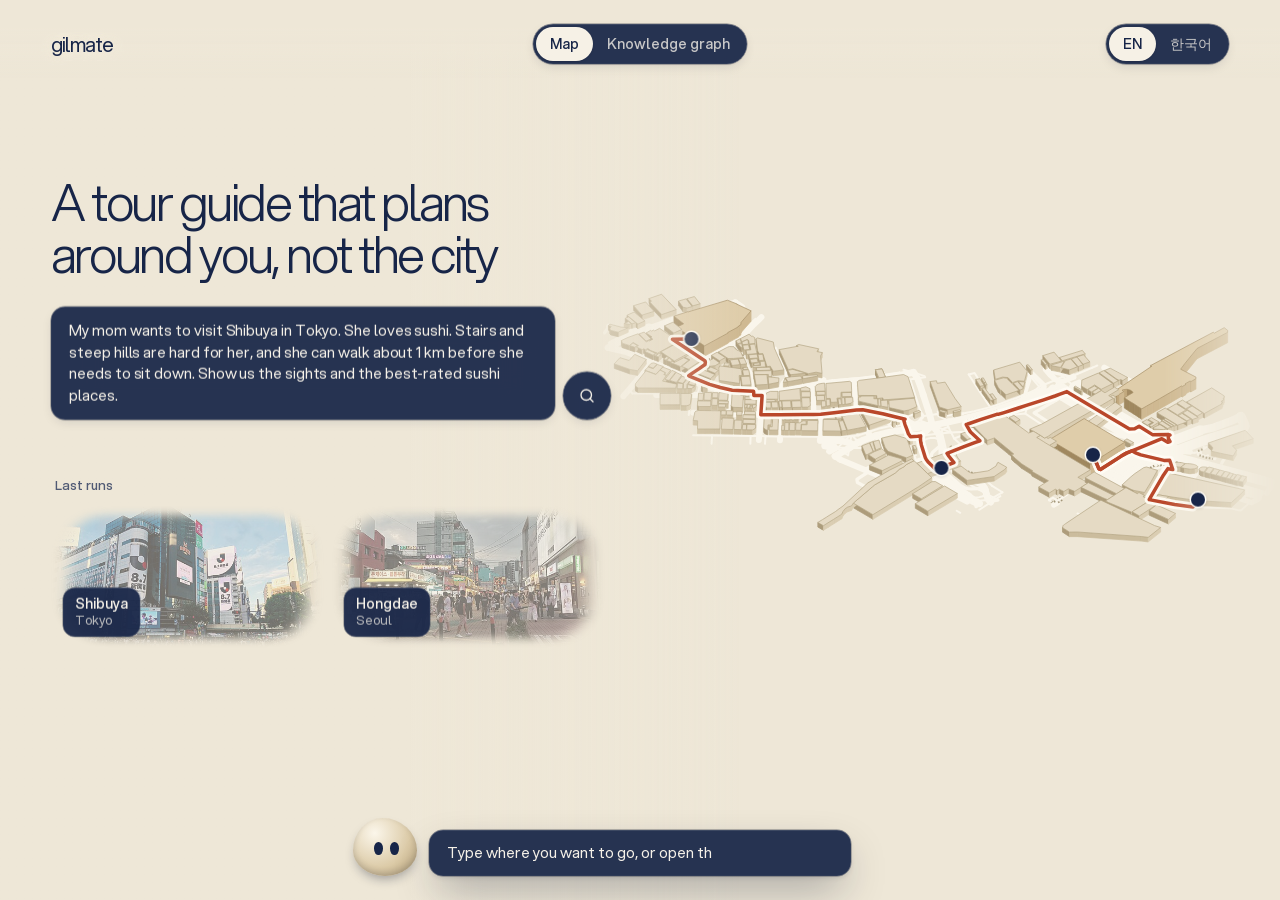
<file: index.html>
<!doctype html>
<html lang="en">
<head>
  <meta charset="utf-8">
  <meta name="viewport" content="width=device-width, initial-scale=1, viewport-fit=cover">
  <meta name="theme-color" content="#eee7d7">
  <title>Gilmate · Shibuya</title>
  <link rel="icon" href="data:,">
  <link rel="preload" href="fonts/AspektaVF.woff2" as="font" type="font/woff2" crossorigin>
  <link rel="stylesheet" href="styles/tokens.css">
  <link rel="stylesheet" href="styles/ui.css">
  <link rel="stylesheet" href="styles/views.css">
  <link rel="stylesheet" href="styles/map.css">
  <link rel="stylesheet" href="styles/know.css">
</head>
<body>
  <div class="stage" id="stage" data-view="plan" data-step="landing">
    <!-- The map fills the screen behind everything. It stays empty when there is no map data. -->
    <div class="stage-map" id="map"></div>

    <header class="bar">
      <!-- The wordmark starts over -->
      <button type="button" class="wordmark" id="start-over" aria-label="Gilmate: start over">gilmate</button>
      <nav class="seg" id="view-tabs" aria-label="View">
        <button type="button" class="seg-item" data-go="map" aria-pressed="true" data-t="Map">Map</button>
        <button type="button" class="seg-item" data-go="know" aria-pressed="false" id="know-open" data-t="Knowledge graph">Knowledge graph</button>
      </nav>
      <div class="bar-tools">
        <!-- Today's weather for the area being visited. Not pressed; empty until a forecast was read. -->
        <p class="weather-mark" id="weather" hidden></p>
        <div class="seg" id="lang" role="group" aria-label="Language">
          <button type="button" class="seg-item" data-lang="en" aria-pressed="true">EN</button>
          <button type="button" class="seg-item" data-lang="ko" aria-pressed="false" lang="ko">한국어</button>
        </div>
      </div>
    </header>

    <main class="content" id="content"></main>

  </div>

  <!-- The list of the agent's steps. Nothing on the page opens it at the moment; the data and the code that draws it stay. -->
  <dialog class="audit" id="audit" data-tone="dark" aria-labelledby="audit-title">
    <div class="audit-head">
      <h2 id="audit-title" data-t="What the agent did">What the agent did</h2>
      <button type="button" class="text-button" id="audit-close" data-t="Close">Close</button>
    </div>
    <div class="audit-body" id="audit-body"></div>
  </dialog>

  <!-- "Knowledge graph": what Gilmate knows about her. The tab in the top bar opens it. -->
  <dialog class="know" id="know" aria-labelledby="know-title">
    <div class="know-head">
      <h2 id="know-title" data-t="What Gilmate knows about you">What Gilmate knows about you</h2>
      <button type="button" class="pill-button" id="know-close" data-t="Close">Close</button>
    </div>
    <div class="know-body" id="know-body"></div>
    <div class="know-side" id="know-side"></div>
  </dialog>

  <noscript><p class="plain-note">This page needs JavaScript to show the map.</p></noscript>
  <script type="module" src="js/main.js"></script>
</body>
</html>
</file>
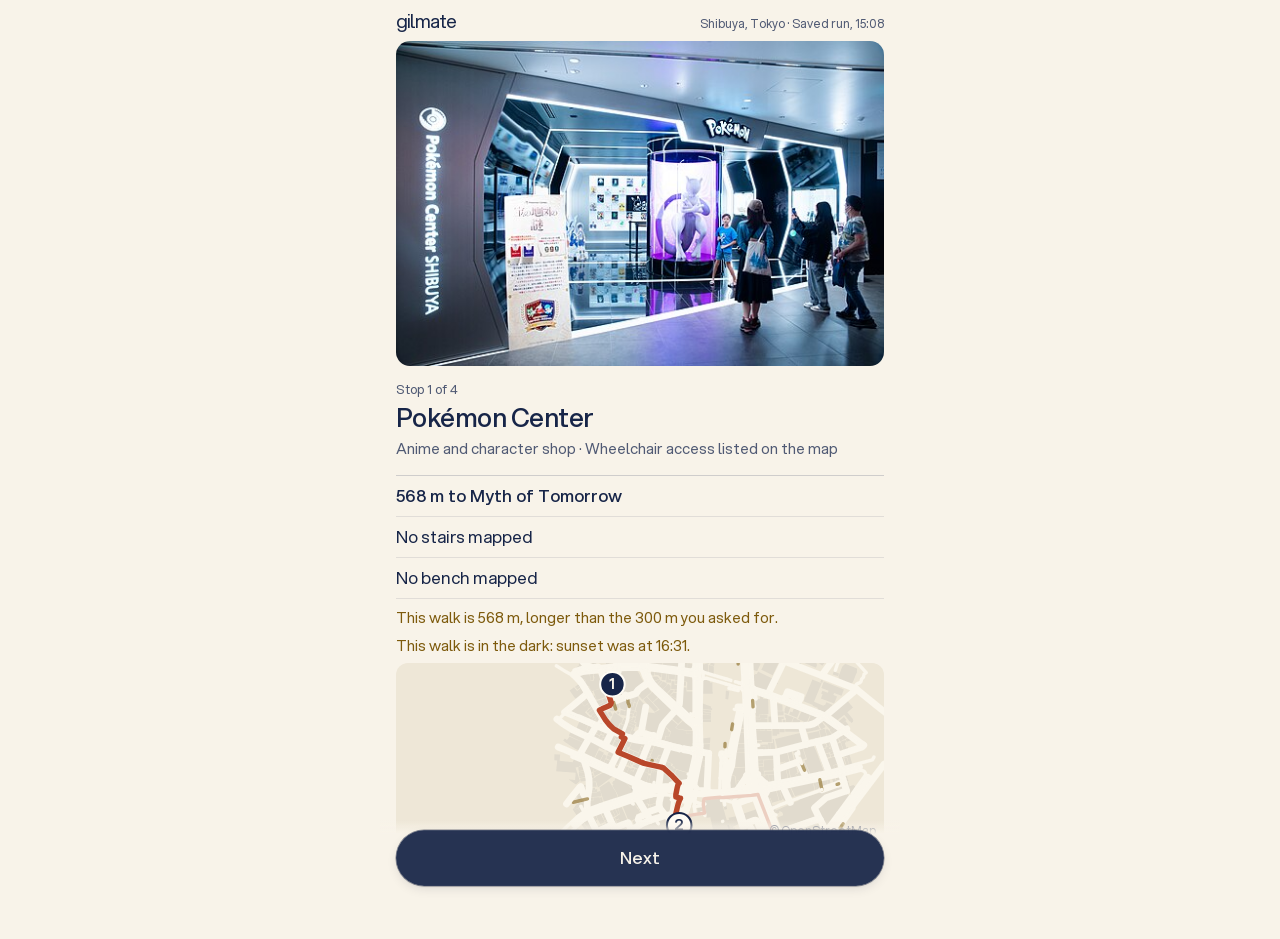
<file: walk.html>
<!doctype html>
<html lang="en">
<head>
  <meta charset="utf-8">
  <meta name="viewport" content="width=device-width, initial-scale=1, viewport-fit=cover">
  <meta name="theme-color" content="#f6f7f7">
  <title>Gilmate · your route</title>
  <link rel="icon" href="data:,">
  <link rel="preload" href="fonts/AspektaVF.woff2" as="font" type="font/woff2" crossorigin>
  <link rel="stylesheet" href="styles/tokens.css">
  <link rel="stylesheet" href="styles/walk.css">
</head>
<body class="walk">
  <!-- The walk on a phone: one stop at a time. The route is in the link, after the "#" (js/walk/link.js). -->
  <div id="walk"></div>
  <noscript><p class="walk-plain">This page needs JavaScript to show your route.</p></noscript>
  <script type="module" src="js/walk/main.js"></script>
</body>
</html>
</file>
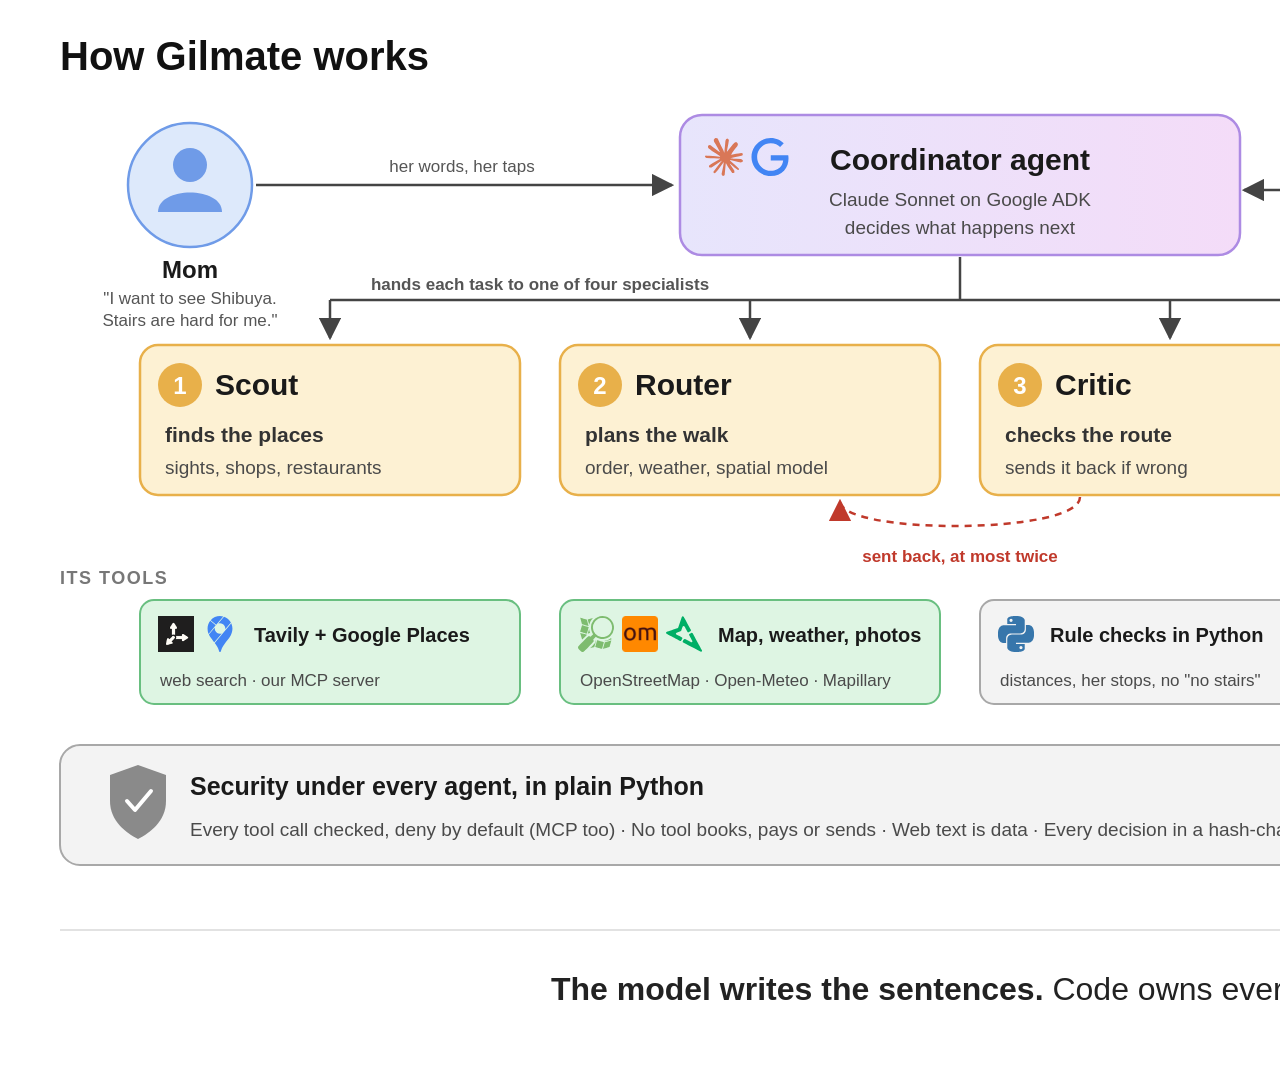
<file: img/architecture.html>
<!doctype html><html><head><meta charset="utf-8"><title>How Gilmate works</title><style>
html,body{margin:0;background:#fff} svg{display:block;font-family:-apple-system,"Helvetica Neue",Arial,sans-serif}
.t{font-size:40px;font-weight:700;fill:#111}.h{font-weight:600;fill:#1a1a1a}.s{font-size:19px;fill:#4a4a4a}.lab{font-size:17px;fill:#555}.sec{font-size:18px;font-weight:600;fill:#777;letter-spacing:1.5px}
</style></head><body><svg width="1920" height="1080" viewBox="0 0 1920 1080" xmlns="http://www.w3.org/2000/svg"><defs>
<marker id="ar" viewBox="0 0 10 10" refX="9" refY="5" markerWidth="9" markerHeight="9" orient="auto-start-reverse"><path d="M0,0 L10,5 L0,10 z" fill="#444"/></marker>
<marker id="arr" viewBox="0 0 10 10" refX="9" refY="5" markerWidth="9" markerHeight="9" orient="auto-start-reverse"><path d="M0,0 L10,5 L0,10 z" fill="#c0392b"/></marker>
<linearGradient id="vio" x1="0" x2="1"><stop offset="0" stop-color="#e7e5fc"/><stop offset="1" stop-color="#f4dcf8"/></linearGradient></defs>
<text x="60" y="70" text-anchor="start" class="t" style="">How Gilmate works</text>
<circle cx="190" cy="185" r="62" fill="#dde9fb" stroke="#6f9be8" stroke-width="2.5"/><circle cx="190" cy="165" r="17" fill="#6f9be8"/><path d="M158,212 C158,186 222,186 222,212 Z" fill="#6f9be8"/>
<text x="190" y="278" text-anchor="middle" class="h" style="font-size:24px">Mom</text>
<text x="190" y="304" text-anchor="middle" class="lab" style="">"I want to see Shibuya.</text>
<text x="190" y="326" text-anchor="middle" class="lab" style="">Stairs are hard for me."</text>
<line x1="256" y1="185" x2="672" y2="185" stroke="#444" stroke-width="2.5" marker-end="url(#ar)"/>
<text x="462" y="172" text-anchor="middle" class="lab" style="">her words, her taps</text>
<rect x="680" y="115" width="560" height="140" rx="22" fill="url(#vio)" stroke="#ad8be3" stroke-width="2.5"/>
<image href="[data-uri]" x="705" y="138" width="38" height="38"/><image href="[data-uri]" x="751" y="138" width="38" height="38"/>
<text x="960" y="170" text-anchor="middle" class="h" style="font-size:30px">Coordinator agent</text>
<text x="960" y="206" text-anchor="middle" class="s" style="">Claude Sonnet on Google ADK</text>
<text x="960" y="234" text-anchor="middle" class="s" style="">decides what happens next</text>
<path d="M1460,140 L1460,250 A180,26 0 0 0 1820,250 L1820,140" fill="#fff" stroke="#6f9be8" stroke-width="2.5"/><ellipse cx="1640" cy="140" rx="180" ry="26" fill="#dde9fb" stroke="#6f9be8" stroke-width="2.5"/>
<text x="1640" y="205" text-anchor="middle" class="h" style="font-size:25px">Knowledge graph</text>
<text x="1640" y="237" text-anchor="middle" class="s" style="">everything she tells it</text>
<text x="1640" y="264" text-anchor="middle" class="s" style="">she can delete any fact</text>
<line x1="1244" y1="190" x2="1452" y2="190" stroke="#444" stroke-width="2.5" marker-start="url(#ar)" marker-end="url(#ar)"/>
<text x="1348" y="178" text-anchor="middle" class="lab" style="">remembers her</text>
<g stroke="#444" stroke-width="2.5" fill="none"><line x1="960" y1="257" x2="960" y2="300"/><line x1="330" y1="300" x2="1590" y2="300"/>
<line x1="330" y1="300" x2="330" y2="338" marker-end="url(#ar)"/>
<line x1="750" y1="300" x2="750" y2="338" marker-end="url(#ar)"/>
<line x1="1170" y1="300" x2="1170" y2="338" marker-end="url(#ar)"/>
<line x1="1590" y1="300" x2="1590" y2="338" marker-end="url(#ar)"/>
</g>
<text x="540" y="290" text-anchor="middle" class="lab" style="font-weight:600">hands each task to one of four specialists</text>
<rect x="140" y="345" width="380" height="150" rx="18" fill="#fdf1d3" stroke="#e8b04a" stroke-width="2.5"/>
<circle cx="180" cy="385" r="22" fill="#e8b04a"/>
<text x="180" y="394" text-anchor="middle" class="h" style="font-size:24px;fill:#fff">1</text>
<text x="215" y="395" text-anchor="start" class="h" style="font-size:30px">Scout</text>
<text x="165" y="442" text-anchor="start" class="s" style="font-size:21px;font-weight:600;fill:#333">finds the places</text>
<text x="165" y="474" text-anchor="start" class="s" style="">sights, shops, restaurants</text>
<rect x="560" y="345" width="380" height="150" rx="18" fill="#fdf1d3" stroke="#e8b04a" stroke-width="2.5"/>
<circle cx="600" cy="385" r="22" fill="#e8b04a"/>
<text x="600" y="394" text-anchor="middle" class="h" style="font-size:24px;fill:#fff">2</text>
<text x="635" y="395" text-anchor="start" class="h" style="font-size:30px">Router</text>
<text x="585" y="442" text-anchor="start" class="s" style="font-size:21px;font-weight:600;fill:#333">plans the walk</text>
<text x="585" y="474" text-anchor="start" class="s" style="">order, weather, spatial model</text>
<rect x="980" y="345" width="380" height="150" rx="18" fill="#fdf1d3" stroke="#e8b04a" stroke-width="2.5"/>
<circle cx="1020" cy="385" r="22" fill="#e8b04a"/>
<text x="1020" y="394" text-anchor="middle" class="h" style="font-size:24px;fill:#fff">3</text>
<text x="1055" y="395" text-anchor="start" class="h" style="font-size:30px">Critic</text>
<text x="1005" y="442" text-anchor="start" class="s" style="font-size:21px;font-weight:600;fill:#333">checks the route</text>
<text x="1005" y="474" text-anchor="start" class="s" style="">sends it back if wrong</text>
<rect x="1400" y="345" width="380" height="150" rx="18" fill="#fdf1d3" stroke="#e8b04a" stroke-width="2.5"/>
<circle cx="1440" cy="385" r="22" fill="#e8b04a"/>
<text x="1440" y="394" text-anchor="middle" class="h" style="font-size:24px;fill:#fff">4</text>
<text x="1475" y="395" text-anchor="start" class="h" style="font-size:30px">Companion</text>
<text x="1425" y="442" text-anchor="start" class="s" style="font-size:21px;font-weight:600;fill:#333">answers her questions</text>
<text x="1425" y="474" text-anchor="start" class="s" style="">only from her route</text>
<path d="M1080,497 C1080,535 840,535 840,501" fill="none" stroke="#c0392b" stroke-width="2.5" stroke-dasharray="7 6" marker-end="url(#arr)"/>
<text x="960" y="562" text-anchor="middle" class="lab" style="fill:#c0392b;font-weight:600">sent back, at most twice</text>
<text x="60" y="584" text-anchor="start" class="sec" style="">ITS TOOLS</text>
<rect x="140" y="600" width="380" height="104" rx="14" fill="#def5e3" stroke="#69bf80" stroke-width="2"/>
<image href="[data-uri]" x="158" y="616" width="36" height="36"/>
<image href="[data-uri]" x="202" y="616" width="36" height="36"/>

<text x="254" y="642" text-anchor="start" class="h" style="font-size:20px">Tavily + Google Places</text>
<text x="160" y="686" text-anchor="start" class="s" style="font-size:17px">web search · our MCP server</text>
<rect x="560" y="600" width="380" height="104" rx="14" fill="#def5e3" stroke="#69bf80" stroke-width="2"/>
<image href="[data-uri]" x="578" y="616" width="36" height="36"/>
<image href="[data-uri]" x="622" y="616" width="36" height="36"/>
<image href="[data-uri]" x="666" y="616" width="36" height="36"/>

<text x="718" y="642" text-anchor="start" class="h" style="font-size:20px">Map, weather, photos</text>
<text x="580" y="686" text-anchor="start" class="s" style="font-size:17px">OpenStreetMap · Open-Meteo · Mapillary</text>
<rect x="980" y="600" width="380" height="104" rx="14" fill="#f3f3f3" stroke="#a8a8a8" stroke-width="2"/>
<image href="[data-uri]" x="998" y="616" width="36" height="36"/>

<text x="1050" y="642" text-anchor="start" class="h" style="font-size:20px">Rule checks in Python</text>
<text x="1000" y="686" text-anchor="start" class="s" style="font-size:17px">distances, her stops, no "no stairs"</text>
<rect x="1400" y="600" width="380" height="104" rx="14" fill="#f3f3f3" stroke="#a8a8a8" stroke-width="2"/>

<text x="1420" y="644" text-anchor="start" class="h" style="font-size:20px">Route facts</text>
<text x="1420" y="678" text-anchor="start" class="s" style="font-size:17px">the only tool it has</text>
<rect x="60" y="745" width="1800" height="120" rx="20" fill="#f3f3f3" stroke="#a8a8a8" stroke-width="2"/>
<path d="M110,775 L138,765 L166,775 L166,801 C166,821 150,833 138,839 C126,833 110,821 110,801 Z" fill="#8a8a8a"/><path d="M127,801 L135,810 L151,791" stroke="#fff" stroke-width="4" fill="none" stroke-linecap="round" stroke-linejoin="round"/>
<text x="190" y="795" text-anchor="start" class="h" style="font-size:25px">Security under every agent, in plain Python</text>
<text x="190" y="836" text-anchor="start" class="s" style="">Every tool call checked, deny by default (MCP too)   ·   No tool books, pays or sends   ·   Web text is data   ·   Every decision in a hash-chained log</text>
<line x1="60" y1="930" x2="1860" y2="930" stroke="#e2e2e2" stroke-width="2"/>
<text x="960" y="1000" text-anchor="middle" class="s" style="font-size:32px;fill:#222"><tspan style="font-weight:700">The model writes the sentences.</tspan>  Code owns every fact.</text></svg></body></html>
</file>
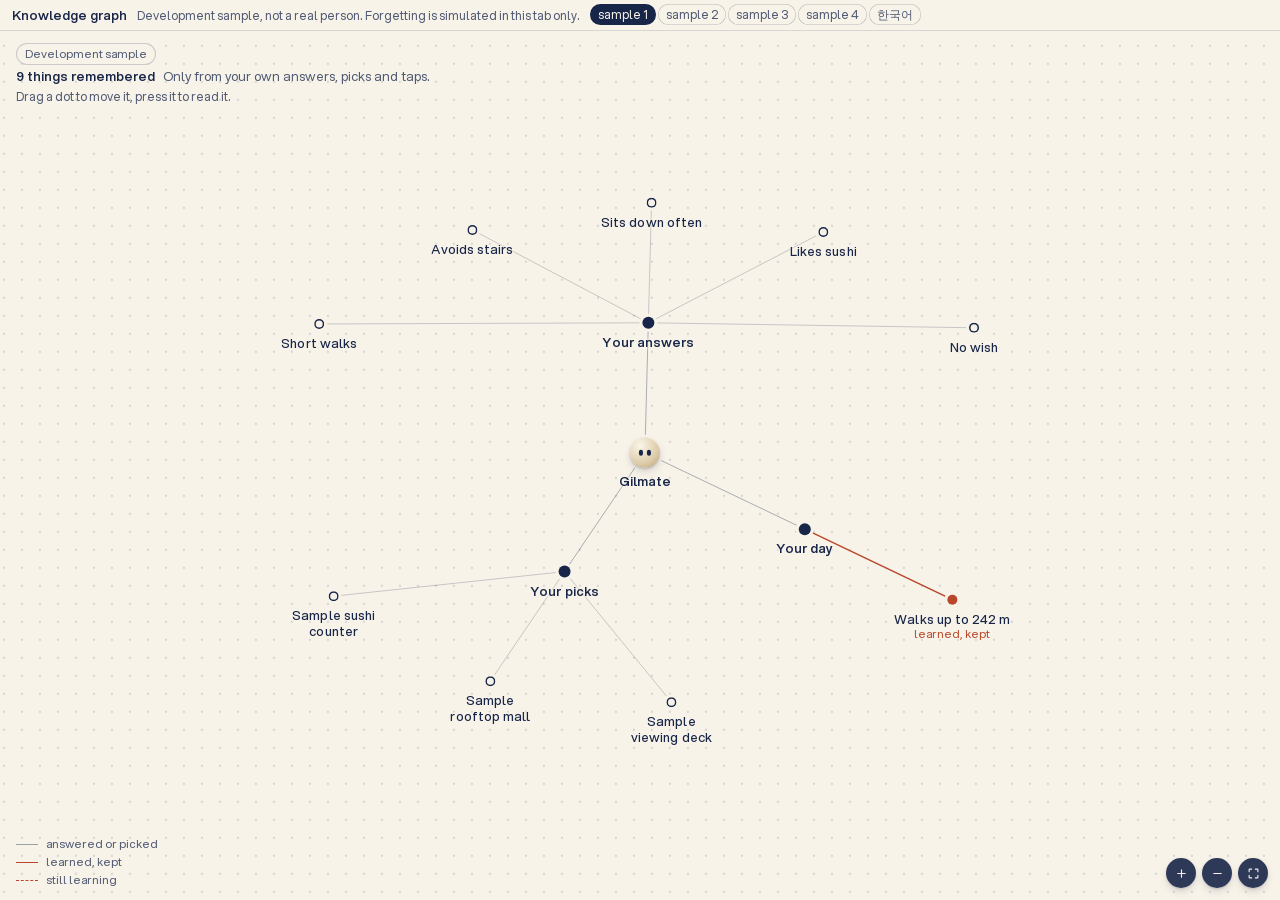
<file: frontend/dev/know-lab.html>
<!doctype html>
<html lang="en">
<head>
  <meta charset="utf-8">
  <meta name="viewport" content="width=device-width, initial-scale=1, viewport-fit=cover">
  <title>Knowledge graph · development sample</title>
  <link rel="icon" href="data:,">
  <link rel="stylesheet" href="../styles/tokens.css">
  <link rel="stylesheet" href="../styles/know.css">
  <style>
    /* The knowledge graph alone, on a development sample, for layout work and for frontend/dev/know-check.py.
       know-lab.html?dev=1 to ?dev=4 are the page's samples; &lang=ko turns it Korean.
       "Forget this" is SIMULATED here: the fact is taken out of the sample in this tab, nothing is sent anywhere. */
    * { box-sizing: border-box; margin: 0; }
    html, body { height: 100%; }
    body { display: grid; grid-template-rows: auto minmax(0, 1fr); background: var(--paper); color: var(--ink); font-size: 13px; }
    .lab-bar { display: flex; flex-wrap: wrap; align-items: center; gap: 6px 10px; padding: 6px 12px; border-bottom: 0.5px solid rgb(var(--ink-rgb) / 0.14); }
    .lab-bar b { font-weight: 550; }
    .lab-bar span { color: var(--muted); font-size: 12px; }
    .lab-bar a { padding: 2px 8px; border-radius: 999px; color: inherit; font-size: 12px; text-decoration: none; box-shadow: inset 0 0 0 0.5px rgb(var(--ink-rgb) / 0.3); }
    .lab-bar a[aria-current] { background: var(--ink); color: var(--on-dark); }
    #lab-host { position: relative; min-height: 0; display: flex; }
  </style>
</head>
<body>
  <div class="lab-bar">
    <b>Knowledge graph</b>
    <span id="lab-note">Development sample, not a real person. Forgetting is simulated in this tab only.</span>
    <span id="lab-links"></span>
  </div>
  <div id="lab-host"></div>
  <script type="module">
    import { createKnow } from "../js/know.js";
    import { readMemory, findFact, factName, localDay, LIMIT } from "../js/memory.js";
    import { setLang } from "../js/words.js";

    const params = new URLSearchParams(location.search);
    const dev = ["1", "2", "3", "4"].includes(params.get("dev")) ? params.get("dev") : "1";
    let lang = params.get("lang") === "ko" ? "ko" : "en";
    const file = dev === "1" ? "shape-sample.json" : `shape-sample-${dev}.json`;

    const links = document.getElementById("lab-links");
    for (const n of ["1", "2", "3", "4"]) {
      const a = document.createElement("a");
      a.href = `?dev=${n}${lang === "ko" ? "&lang=ko" : ""}`;
      a.textContent = `sample ${n}`;
      if (n === dev) a.setAttribute("aria-current", "true");
      links.append(a, " ");
    }
    const other = document.createElement("a");
    other.id = "lab-lang";
    other.href = `?dev=${dev}${lang === "ko" ? "" : "&lang=ko"}`;
    other.textContent = lang === "ko" ? "EN" : "한국어";
    links.append(other);

    const run = await (await fetch(file)).json();
    const app = { memory: readMemory(run), selected: null, confirm: null, busy: false, message: null };
    const today = /^\d{4}-\d{2}-\d{2}$/.test(run._today ?? "") ? run._today : localDay();

    const know = createKnow(document.getElementById("lab-host"), null, {
      select(id) { Object.assign(app, { selected: id, confirm: null, message: null }); draw(); },
      askForget(id) { app.confirm = id; draw(); },
      // Simulated: the real page sends {"step": "forget"} to the agent and draws what the agent's memory says after it.
      forget(id) {
        const fact = findFact(app.memory, id);
        if (!fact) return;
        app.memory = {
          facts: app.memory.facts.filter((row) => row.id !== id),
          feedback: fact.key === LIMIT ? app.memory.feedback.filter((row) => row.verdict !== "too_far") : app.memory.feedback,
        };
        Object.assign(app, { selected: null, confirm: null, message: { kind: "done", text: `Simulated in this sample: ${factName(fact)} is taken out.` } });
        draw();
      },
    });

    function draw() {
      setLang(lang);
      document.documentElement.lang = lang;
      know.render({
        memory: app.memory, memoryNote: "This development sample holds no memory.", today, lang, source: { kind: "dev" }, model: run.spatial_model ?? null,
        selected: app.selected, confirm: app.confirm, busy: app.busy, message: app.message, canForget: true, forgetOff: "",
      });
    }
    draw();
  </script>
</body>
</html>
</file>
<file: styles/tokens.css>
/* Parts adapted from Mercature by Glendon Chin (MIT), github.com/glendonC/mercature, src/style.css: see THIRD_PARTY.md. */
/*
  tokens.css: every colour, size and timing by name.
  Values follow Mercature by Glendon Chin (MIT), as extracted in docs/design/mercature.md.
  Type and controls are the reference's size: quiet and compact. Every pressable thing is still 44 px high.
*/
@font-face {
  font-family: Aspekta;
  src: url("../fonts/AspektaVF.woff2") format("woff2");
  font-weight: 100 900;
  font-display: swap;
}

:root {
  font-family: Aspekta, system-ui, -apple-system, "Apple SD Gothic Neo", "Noto Sans KR", sans-serif;
  font-synthesis: none;

  /*
    Colour: navy and beige, and one warm accent. The ground and the buildings are paper and sand, everything
    written or pressed is navy, and terracotta is kept for the way and for what is chosen. These colours are
    Gilmate's own; only sizes, spacing and motion further down still follow the reference named above.
    The "charcoal" in some names is kept so no other file has to change: the dark surface is navy now.
  */

  /* Channels, for the places that need their own opacity: rgb(var(--ink-rgb) / 0.3) */
  --ink-rgb: 23 37 72;
  --navy-rgb: 23 37 72;
  --shade-rgb: 14 23 46;
  --cream-rgb: 255 252 245;
  --on-dark-rgb: 246 242 233;

  /* Page neutrals */
  --paper: #f8f3e9;
  --surface: #fffcf5;
  --ink: #172548;
  --muted: #505a74;
  --ground: #eee7d7;
  --hairline: rgb(23 37 72 / 0.1);
  --hairline-strong: rgb(23 37 72 / 0.18);

  /* Meaning: terracotta is the way, ochre is a possible barrier, slate is unknown */
  --reachable: #b9472a;
  --blocked: #7d5a0c;
  --unknown: #5c6478;
  --error: #a3283a;
  /* The same three on a navy surface, and the text written there */
  --on-dark: #f6f2e9;
  --on-dark-muted: rgb(246 242 233 / 0.78);
  --on-dark-reachable: #f4a583;
  --on-dark-blocked: #e9c46a;
  --on-dark-unknown: #b8bfd0;

  /* Navy glass */
  --glass-filter: blur(24px) saturate(160%);
  --glass-charcoal: rgb(23 37 72 / 0.93);
  --glass-charcoal-edge: inset 0 0.5px 0 rgb(255 252 245 / 0.14), inset 0 0 0 0.5px rgb(255 252 245 / 0.08), 0 0 0 0.5px rgb(14 23 46 / 0.5);
  --glass-hover: rgb(40 57 100 / 0.94);
  --glass-light: rgb(251 247 238 / 0.95);
  --glass-light-edge: inset 0 0.5px 0 rgb(255 252 245 / 0.9), 0 0 0 0.5px rgb(23 37 72 / 0.14);
  --panel-dark: #1a2950;
  --chip: #f6f1e6;
  --chip-hover: #fffcf5;
  --scrim: rgb(14 23 46 / 0.34);
  --shadow-float: 0 1px 2px rgb(14 23 46 / 0.07), 0 4px 12px -2px rgb(14 23 46 / 0.12);
  --shadow-panel-dark: 0 2px 6px -2px rgb(14 23 46 / 0.22), 0 18px 44px -10px rgb(14 23 46 / 0.44);
  --shadow-lift: 0 2px 4px rgb(14 23 46 / 0.1), 0 8px 18px -4px rgb(14 23 46 / 0.22);

  /* The map: streets a shade lighter than the ground, blocks in sand, the places to visit a tone apart */
  --map-ground: var(--ground);
  --map-way: #faf6ec;
  --map-steps: #a39679;
  --map-roof: #e5dac4;
  --map-roof-edge: #b5a686;
  --map-wall: #cbbc9d;
  --map-wall-lit: #dacdb2;
  --map-wall-shade: #ad9c7b;
  --map-landmark-roof: #dfcdaa;
  --map-landmark-edge: #a69068;
  --map-landmark-wall: #c0a67c;
  --map-landmark-wall-lit: #cfb992;
  --map-landmark-wall-shade: #a0885f;
  --route: var(--reachable);
  --route-halo: rgb(255 252 245 / 0.94);
  --route-unknown: var(--unknown);
  --mark: var(--ink);
  --mark-ring: #fffcf5;
  --mark-glow: rgb(255 252 245 / 0.82);
  --mark-quiet: var(--muted);
  --bench: #3f5286;
  /* The small signs inside a navy label: steps, a long walk, a bench, nothing known, a walk */
  --tag-neutral: #aab1c4;
  --tag-steps: #a9bcf5;
  --tag-long: var(--on-dark-blocked);
  --tag-bench: #dcc9a1;
  --tag-unknown: #c5cbd9;
  --tag-leg: var(--on-dark-reachable);
  /* The guide: a small sand pebble */
  --guide-light: #fbf6ea;
  --guide-mid: #dccba8;
  --guide-deep: #b59f76;

  /* What keeps words readable when they lie on the map */
  --halo: 0 0 2px var(--ground), 0 0 6px var(--ground), 0 0 12px var(--ground);

  /* Type: 16 px reading size, labels 13 px */
  --font-xs: 13px;
  --font-s: 15px;
  --font-m: 16px;
  --font-l: 17px;
  --font-xl: 22px;
  --leading-tight: 1.2;
  --leading: 1.4;
  --leading-read: 1.5;

  --radius-s: 8px;
  --radius-m: 12px;
  --radius-panel: 14px;
  --radius-pill: 999px;
  --tap: 44px;
  --main-button: 44px;
  --choice-height: 40px;
  --hair-width: 1px;

  /* Motion: a strong ease-out, everything under 300 ms, a press answers at once */
  --ease-out: cubic-bezier(0.23, 1, 0.32, 1);
  --ease-in-out: cubic-bezier(0.77, 0, 0.175, 1);
  --hover-time: 120ms;
  --press-time: 140ms;
  --press-scale: 0.97;
  --lift: -1px;
  --motion-panel: 220ms;
  --stagger: 40ms;

  /* Light surface */
  --ui-ink: var(--ink);
  --ui-muted: var(--muted);
  --ui-hair: var(--hairline);
  --ui-hair-strong: var(--hairline-strong);
  --ui-hover: rgb(23 37 72 / 0.06);
  --ui-fill: rgb(255 252 245 / 0.62);
  --ui-focus: var(--ink);
}

/* A navy surface flips everything inside it */
[data-tone="dark"] {
  --ui-ink: var(--on-dark);
  --ui-muted: var(--on-dark-muted);
  --ui-hair: rgb(255 252 245 / 0.13);
  --ui-hair-strong: rgb(255 252 245 / 0.24);
  --ui-hover: rgb(255 252 245 / 0.08);
  --ui-fill: rgb(255 252 245 / 0.08);
  --ui-focus: #fffcf5;
  --reachable: var(--on-dark-reachable);
  --blocked: var(--on-dark-blocked);
  --unknown: var(--on-dark-unknown);
  color: var(--ui-ink);
}

@media (min-resolution: 2dppx) {
  :root { --hair-width: 0.5px; }
}

@media (prefers-reduced-motion: reduce) {
  :root { --hover-time: 0ms; --press-time: 0ms; --press-scale: 1; --lift: 0px; --motion-panel: 0ms; --stagger: 0ms; }
}
</file>
<file: styles/ui.css>
/* Parts adapted from Mercature by Glendon Chin (MIT), github.com/glendonC/mercature, src/ui/chat.css, src/ui/interact.css, src/ui/Chat.tsx (the talking guide), src/guide/guide.css: see THIRD_PARTY.md. */
/*
  ui.css: the shared parts. Navy glass over a beige map; the shapes and sizes follow Mercature, the colours
  are this project's tokens. Very little chrome, one type family, thin hairlines. Controls are compact; every
  pressable thing is at least 44 px high (a small control gets the rest of its height from its padding box).
  Motion: a surface answers the pointer by brightening and lifting a little, and a press scales the surface
  and never the words; hover effects only where there is a real pointer; less motion when she asks for less.
*/
*, *::before, *::after { box-sizing: border-box; }

html { -webkit-text-size-adjust: 100%; }

body {
  margin: 0;
  background: var(--ground);
  color: var(--ink);
  font-size: var(--font-m);
  line-height: var(--leading-read);
  overflow: hidden;
}

h1, h2, h3, p, ol, ul, dl, dd, blockquote, figure { margin: 0; padding: 0; }
ol, ul { list-style: none; }
button, input, textarea { font: inherit; color: inherit; }
button { margin: 0; padding: 0; border: 0; background: none; cursor: pointer; -webkit-tap-highlight-color: transparent; }
button:disabled { cursor: not-allowed; }
a { color: inherit; text-underline-offset: 3px; }
[hidden] { display: none !important; }

:focus-visible { outline: 2px solid var(--ui-focus); outline-offset: 2px; }

/* The guide's size: 64 px beside 15 px words, 52 px on a phone */
:root { --companion: 64px; }
@media (max-width: 699px) { :root { --companion: 52px; } }

.sr-only { position: absolute; width: 1px; height: 1px; overflow: hidden; clip-path: inset(50%); white-space: nowrap; }

/* ---- Top bar: the wordmark, the Knowledge graph tab and the language. No solid bar: the ground fades out under it ---- */
.bar {
  position: fixed;
  z-index: 8;
  inset: 0 0 auto;
  display: flex;
  align-items: center;
  gap: 8px;
  min-height: 64px;
  padding: calc(8px + env(safe-area-inset-top, 0px)) calc(12px + env(safe-area-inset-right, 0px)) 12px calc(20px + env(safe-area-inset-left, 0px));
  background: linear-gradient(var(--ground) 35%, transparent);
  pointer-events: none;
}
.bar > * { pointer-events: auto; }
.bar > .wordmark { flex: none; min-height: 44px; margin-right: auto; padding: 0 6px 0 0; font-size: 20px; font-weight: 400; letter-spacing: -0.05em; line-height: 1.15; color: var(--ink); text-shadow: var(--halo); border-radius: 8px; transition: transform var(--press-time) var(--ease-out); }
.bar > .wordmark:active { transform: scale(var(--press-scale)); }
.bar > .wordmark:focus-visible { outline-color: var(--ink); }
.bar > .seg#view-tabs { position: absolute; left: 50%; translate: -50% 0; }
.bar-tools { display: flex; flex: none; align-items: center; justify-content: flex-end; gap: 6px; }
/* On the landing the wordmark stands on the same left edge as the words under it */
@media (min-width: 700px) {
  .stage[data-step="landing"] .bar { padding-top: calc(22px + env(safe-area-inset-top, 0px)); padding-left: calc(var(--edge) + env(safe-area-inset-left, 0px)); padding-right: calc(var(--edge) + env(safe-area-inset-right, 0px)); }
}
/* While the map is being made the screen holds the title, the guide and Skip: the two switches wait */
.stage[data-step="making"] #view-tabs, .stage[data-step="making"] #lang { display: none; }
/* Today's weather for the area being visited: a line icon, the average temperature and one word. Quiet, and
   not pressed. On a phone the bar is full, so it stands under the bar's right end. */
.weather-mark { display: inline-flex; align-items: center; gap: 6px; min-height: 40px; margin: 0 8px 0 0; font-size: var(--font-xs); font-weight: 500; line-height: 1; font-variant-numeric: tabular-nums; white-space: nowrap; color: var(--ink); text-shadow: var(--halo); }
.weather-mark svg { flex: none; width: 18px; height: 18px; }
@media (max-width: 699px) {
  .stage:not([data-step="making"]) .weather-mark { position: absolute; top: calc(100% - 10px); right: calc(12px + env(safe-area-inset-right, 0px)); min-height: 24px; margin: 0; }
  .stage[data-step="making"] .weather-mark { margin-right: 4px; }
}

/* Segmented control on charcoal glass; the pressed item turns white */
.seg {
  display: inline-flex;
  flex: none;
  padding: 3px;
  border-radius: var(--radius-pill);
  background: var(--glass-charcoal);
  -webkit-backdrop-filter: var(--glass-filter);
  backdrop-filter: var(--glass-filter);
  box-shadow: var(--glass-charcoal-edge), var(--shadow-float);
}
.seg-item {
  position: relative;
  min-width: 44px;
  height: 34px;
  padding: 0 14px;
  border-radius: var(--radius-pill);
  font-size: 14px;
  font-weight: 500;
  line-height: 1;
  white-space: nowrap;
  color: rgb(var(--on-dark-rgb) / 0.78);
  transition: background-color var(--hover-time) var(--ease-out), color var(--hover-time) var(--ease-out), transform var(--press-time) var(--ease-out);
}
/* The item is 34 px to the eye and 44 px to the finger */
.seg-item::after { content: ""; position: absolute; inset: -5px 0; }
.seg-item[aria-pressed="true"] { background: var(--chip); color: var(--ink); box-shadow: 0 1px 2px rgb(var(--shade-rgb) / 0.25); }
.seg-item:disabled { color: rgb(var(--on-dark-rgb) / 0.42); }
.seg-item:focus-visible { outline-color: var(--on-dark); outline-offset: -4px; }
.seg-item[aria-pressed="true"]:focus-visible { outline-color: var(--ink); }
.seg-item:active:not(:disabled) { transform: scale(var(--press-scale)); }

/* Floating glass pill button */
.pill-button {
  min-height: 44px;
  padding: 0 16px;
  border-radius: var(--radius-pill);
  background: var(--glass-charcoal);
  -webkit-backdrop-filter: var(--glass-filter);
  backdrop-filter: var(--glass-filter);
  box-shadow: var(--glass-charcoal-edge), var(--shadow-float);
  color: var(--on-dark);
  font-size: 14px;
  font-weight: 500;
  line-height: 1.1;
  transition: background-color var(--hover-time) var(--ease-out), box-shadow var(--hover-time) var(--ease-out), translate var(--hover-time) var(--ease-out), transform var(--press-time) var(--ease-out);
}
.pill-button:focus-visible { outline-color: var(--ink); }
.pill-button:active { transform: scale(var(--press-scale)); }

/* Quiet text button, for use on a charcoal panel */
.text-button {
  min-height: 44px;
  padding: 0 12px;
  border-radius: var(--radius-s);
  font-size: var(--font-s);
  font-weight: 500;
  color: var(--ui-ink);
  text-decoration: underline;
  text-decoration-color: var(--ui-hair-strong);
  text-underline-offset: 4px;
}

/* Main button. White on charcoal, ink on light. */
.main-button {
  display: inline-flex;
  align-items: center;
  justify-content: center;
  gap: 8px;
  min-height: var(--main-button);
  padding: 0 18px;
  border-radius: var(--radius-m);
  background: var(--ink);
  color: var(--on-dark);
  font-size: var(--font-s);
  font-weight: 500;
  line-height: 1.15;
  transition: transform var(--press-time) var(--ease-out);
}
[data-tone="dark"] .main-button { background: var(--chip); color: var(--ink); }
.main-button[data-quiet] { background: var(--ui-fill); color: var(--ui-ink); box-shadow: inset 0 0 0 var(--hair-width) var(--ui-hair-strong); }
.main-button:disabled { opacity: 0.45; }
.main-button:active:not(:disabled) { transform: scale(var(--press-scale)); }
.step-nav { display: grid; grid-template-columns: 1fr 1fr; gap: 8px; }

/* ---- Charcoal panel ---- */
.panel {
  position: relative;
  padding: 10px 12px 12px;
  border-radius: var(--radius-panel);
  /* A card holds text to read: the glass is laid twice, so no map detail shows through its words */
  background: linear-gradient(var(--glass-charcoal), var(--glass-charcoal)), var(--glass-charcoal);
  -webkit-backdrop-filter: var(--glass-filter);
  backdrop-filter: var(--glass-filter);
  box-shadow: var(--glass-charcoal-edge), var(--shadow-panel-dark);
}

.meta { font-size: var(--font-xs); line-height: var(--leading-tight); color: var(--ui-muted); font-variant-numeric: tabular-nums; }
.title { font-size: var(--font-l); font-weight: 500; line-height: var(--leading-tight); letter-spacing: -0.01em; overflow-wrap: anywhere; }

/* ---- The guide: a sand pebble with two eyes. It floats, and it bobs while its sentence is being said ---- */
.guide { display: flex; align-items: flex-end; gap: 10px; }
.guide-avatar {
  position: relative;
  flex: none;
  width: var(--companion);
  height: calc(var(--companion) * 0.9);
  border-radius: 46% 54% 50% 50% / 56% 56% 44% 44%;
  background: radial-gradient(circle at 34% 26%, var(--guide-light), var(--guide-mid) 58%, var(--guide-deep));
  box-shadow: 0 6px 12px -4px rgb(var(--shade-rgb) / 0.4), inset 0 -3px 6px rgb(var(--shade-rgb) / 0.18);
  transform-origin: 50% 90%;
  animation: float 4.2s ease-in-out infinite alternate;
}
/* The eyes are set in percent, so they keep their place at every size */
.guide-avatar::before, .guide-avatar::after {
  content: "";
  position: absolute;
  top: 41.5%;
  width: 13.75%;
  height: 22%;
  border-radius: 50%;
  background: var(--ink);
}
.guide-avatar::before { left: 32.5%; }
.guide-avatar::after { left: 57.5%; }
@keyframes float { from { translate: 0 -3px; } to { translate: 0 3px; } }
.guide-avatar[data-talking] { animation: float 4.2s ease-in-out infinite alternate, talk 0.17s ease-in-out infinite alternate; }
@keyframes talk { to { transform: translateY(-2px) scale(1.035, 0.955); } }

/* What it says: one dark bubble */
.guide-line {
  min-width: 0;
  padding: 12px 18px;
  border-radius: var(--radius-panel);
  background: var(--glass-charcoal);
  -webkit-backdrop-filter: var(--glass-filter);
  backdrop-filter: var(--glass-filter);
  box-shadow: var(--glass-charcoal-edge), var(--shadow-panel-dark);
  color: var(--on-dark);
  font-size: 15px;
  line-height: 1.45;
  overflow-wrap: anywhere;
  text-wrap: pretty;
}
.guide-line:lang(ko), .guide-line :lang(ko) { word-break: keep-all; }
.guide-line small { display: block; margin-top: 3px; font-size: var(--font-xs); line-height: 1.4; color: rgb(var(--on-dark-rgb) / 0.72); }
.guide-line .line-meta { margin-bottom: 1px; font-size: var(--font-xs); line-height: 1.3; color: rgb(var(--on-dark-rgb) / 0.72); font-variant-numeric: tabular-nums; }
.guide-line .line-warn { color: var(--on-dark-blocked); }
/* One sentence. While the agents work a quiet light runs across it and the guide's eyes move; when the work
   is done a small tick stands before it. */
.line-words { margin: 0; }
/* The part of the sentence not yet said keeps its room, so the bubble never changes size while it types */
.untyped { color: transparent; }
.line-words[data-working] {
  background: linear-gradient(90deg, rgb(var(--cream-rgb) / 0.62) 30%, var(--on-dark) 50%, rgb(var(--cream-rgb) / 0.62) 70%) 0 0 / 220% 100%;
  -webkit-background-clip: text;
  background-clip: text;
  color: transparent;
  animation: sweep 1.6s linear infinite;
}
.line-tick { display: inline-grid; place-items: center; width: 18px; height: 18px; margin-right: 8px; border-radius: 50%; background: var(--chip); color: var(--ink); vertical-align: -3px; }
.line-tick svg { width: 12px; height: 12px; stroke-width: 2.6; }
.guide-avatar[data-working]::before, .guide-avatar[data-working]::after { animation: look 1.3s var(--ease-in-out) infinite alternate; }
@keyframes look { from { transform: translateX(-2px); } to { transform: translateX(2px); } }
/* A quiet link: "Skip" */
.quiet { display: inline-flex; align-items: center; gap: 6px; min-height: 44px; padding: 0 8px; border-radius: var(--radius-s); color: var(--on-dark); font-size: 14px; font-weight: 500; transition: background-color var(--hover-time) var(--ease-out), transform var(--press-time) var(--ease-out); }
.quiet svg { width: 17px; height: 17px; flex: none; }
.quiet:focus-visible { outline-color: var(--on-dark); outline-offset: -4px; }
.quiet:active { transform: scale(var(--press-scale)); }

/* Waiting is a sentence with a light sweep, not a spinner */
.working {
  background: linear-gradient(90deg, rgb(var(--cream-rgb) / 0.6) 30%, var(--on-dark) 50%, rgb(var(--cream-rgb) / 0.6) 70%) 0 0 / 220% 100%;
  -webkit-background-clip: text;
  background-clip: text;
  color: transparent;
  animation: sweep 1.6s linear infinite;
}
@keyframes sweep { from { background-position: 110% 0; } to { background-position: -110% 0; } }

/* ---- Numbered answers: charcoal rows, the one that goes on is light ---- */
.choices { display: grid; gap: 0; }
.choice {
  position: relative;
  isolation: isolate;
  display: flex;
  align-items: center;
  gap: 8px;
  width: 100%;
  min-height: var(--tap);
  padding: 0 14px 0 10px;
  color: var(--on-dark);
  font-size: 14px;
  font-weight: 500;
  line-height: 1.25;
  text-align: start;
}
/* The row she sees is 40 px; the 2 px above and below belong to the finger */
.choice::before {
  content: "";
  position: absolute;
  z-index: -1;
  inset: calc((var(--tap) - var(--choice-height)) / 2) 0;
  border-radius: 12px;
  background: var(--glass-charcoal);
  -webkit-backdrop-filter: var(--glass-filter);
  backdrop-filter: var(--glass-filter);
  box-shadow: var(--glass-charcoal-edge), var(--shadow-float);
  transition: background-color var(--hover-time) var(--ease-out), box-shadow var(--hover-time) var(--ease-out), translate var(--hover-time) var(--ease-out), transform var(--press-time) var(--ease-out);
}
/* A press scales the surface; the words and the room for the finger stay */
.choice:active:not(:disabled)::before { transform: scale(var(--press-scale)); translate: 0 0; }
.choice:focus-visible { outline: none; }
.choice:focus-visible::before { outline: 2px solid var(--ink); outline-offset: 2px; }
.choice[data-lead]::before { background: var(--chip); box-shadow: 0 0 0 0.5px rgb(var(--shade-rgb) / 0.18), var(--shadow-float); }
.choice[data-lead] { color: var(--ink); }
/* Her answer so far: a white line around the row, and the words say it too */
.choice[aria-pressed="true"]::before { box-shadow: inset 0 0 0 1.5px var(--on-dark), var(--shadow-float); }
.choice[data-lead][aria-pressed="true"]::before { box-shadow: inset 0 0 0 2px var(--ink), var(--shadow-float); }
.choice:disabled { opacity: 0.45; }
.choice-key {
  display: grid;
  place-items: center;
  flex: none;
  min-width: 20px;
  height: 20px;
  padding: 0 5px;
  border-radius: 5px;
  background: rgb(var(--cream-rgb) / 0.1);
  box-shadow: inset 0 0 0 var(--hair-width) rgb(var(--cream-rgb) / 0.18);
  font-size: var(--font-xs);
  font-weight: 500;
  font-variant-numeric: tabular-nums;
  color: rgb(var(--on-dark-rgb) / 0.72);
}
.choice[data-lead] .choice-key { background: rgb(var(--ink-rgb) / 0.06); box-shadow: inset 0 0 0 var(--hair-width) rgb(var(--ink-rgb) / 0.16); color: var(--muted); }
.choice-label { min-width: 0; overflow-wrap: anywhere; }

/* ---- "Type in your own words" ---- */
.composer {
  display: flex;
  align-items: center;
  min-height: 48px;
  padding: 0 2px 0 16px;
  border-radius: 24px;
  background: var(--glass-charcoal);
  -webkit-backdrop-filter: var(--glass-filter);
  backdrop-filter: var(--glass-filter);
  box-shadow: var(--glass-charcoal-edge), var(--shadow-float);
  color: var(--on-dark);
  transition: box-shadow var(--hover-time) var(--ease-out);
}
.composer:focus-within { box-shadow: var(--glass-charcoal-edge), inset 0 0 0 1px rgb(var(--cream-rgb) / 0.6), var(--shadow-float); }
.composer input {
  flex: 1;
  min-width: 0;
  height: 48px;
  padding: 0;
  border: 0;
  background: none;
  outline: none;
  font-size: 16px;
  caret-color: var(--on-dark);
}
.composer input::placeholder { color: rgb(var(--on-dark-rgb) / 0.72); opacity: 1; }
.composer-send {
  position: relative;
  isolation: isolate;
  display: grid;
  place-items: center;
  flex: none;
  width: 44px;
  height: 44px;
  border-radius: 50%;
  color: var(--ink);
}
.composer-send::before { content: ""; position: absolute; z-index: -1; inset: 4px; border-radius: 50%; background: var(--chip); transition: background-color var(--hover-time) var(--ease-out), box-shadow var(--hover-time) var(--ease-out), translate var(--hover-time) var(--ease-out), transform var(--press-time) var(--ease-out); }
.composer-send:disabled { color: rgb(var(--on-dark-rgb) / 0.5); }
.composer-send:disabled::before { background: rgb(var(--cream-rgb) / 0.08); }
.composer-send:active:not(:disabled)::before { transform: scale(var(--press-scale)); translate: 0 0; }
/* The send disc wakes when she is in the field */
.composer:focus-within .composer-send:disabled { color: rgb(var(--on-dark-rgb) / 0.78); }
.composer:focus-within .composer-send:disabled::before { background: rgb(var(--cream-rgb) / 0.16); }
.composer-send:focus-visible { outline: none; }
.composer-send:focus-visible::before { outline: 2px solid var(--on-dark); outline-offset: 2px; }
.composer-send svg { width: 18px; height: 18px; }
.composer[data-off] input { cursor: not-allowed; }
.composer[data-off] input::placeholder { color: rgb(var(--on-dark-rgb) / 0.5); }

/* Round glass button: Back, and the three on the map */
.round-button {
  display: grid;
  place-items: center;
  flex: none;
  width: 44px;
  height: 44px;
  border-radius: 50%;
  background: var(--glass-charcoal);
  -webkit-backdrop-filter: var(--glass-filter);
  backdrop-filter: var(--glass-filter);
  box-shadow: var(--glass-charcoal-edge), var(--shadow-float);
  color: var(--on-dark);
  transition: background-color var(--hover-time) var(--ease-out), box-shadow var(--hover-time) var(--ease-out), translate var(--hover-time) var(--ease-out), transform var(--press-time) var(--ease-out);
}
.round-button svg { width: 20px; height: 20px; }
.round-button:focus-visible { outline-color: var(--ink); }
.round-button:active { transform: scale(var(--press-scale)); }

/* ---- Chips: a small shape and a word, never colour alone ---- */
.chip {
  display: inline-flex;
  align-items: center;
  gap: 6px;
  font-size: var(--font-xs);
  font-weight: 500;
  line-height: 1.3;
  color: var(--ui-ink);
}
.chip::before { content: ""; flex: none; width: 8px; height: 8px; border-radius: 50%; background: var(--unknown); }
.chip[data-tone="route"]::before { background: var(--reachable); }
.chip[data-tone="barrier"]::before { background: linear-gradient(90deg, var(--blocked) 50%, transparent 50%); box-shadow: inset 0 0 0 1.5px var(--blocked); }
.chip[data-tone="blocked"]::before { border-radius: 2px; background: var(--blocked); }
.chip[data-tone="unknown"]::before { background: none; border: 1.5px dashed var(--unknown); }
.chip[data-tone="plain"]::before { display: none; }
.chip[data-tone="plain"] { font-weight: 400; color: var(--ui-muted); }
.chips { display: flex; flex-wrap: wrap; gap: 4px 12px; }

.plain-note { max-width: 46ch; font-size: var(--font-m); color: var(--ui-ink); }
.plain-note + .plain-note { margin-top: 8px; }

/* ---- Sources, quotes ---- */
.source-link, .source-plain { font-size: var(--font-xs); overflow-wrap: anywhere; }
.source-link { display: inline-block; padding: 6px 0; }
.quote { padding-left: 10px; border-left: 1.5px solid var(--ui-hair-strong); font-size: var(--font-xs); line-height: 1.45; color: var(--ui-muted); overflow-wrap: anywhere; }

/* ---- "What the agent did" ---- */
.audit {
  width: min(680px, 100vw - 24px);
  max-height: min(84svh, 820px);
  margin: auto;
  padding: 0;
  border: 0;
  border-radius: var(--radius-panel);
  background: rgb(var(--navy-rgb) / 0.96);
  box-shadow: var(--glass-charcoal-edge), var(--shadow-panel-dark);
  color: var(--on-dark);
  overflow: hidden;
}
.audit[open] { display: flex; flex-direction: column; animation: dialog-in 200ms var(--ease-out) both; }
@keyframes dialog-in { from { opacity: 0; transform: scale(0.97); } }
.audit::backdrop { background: var(--scrim); }
.audit-head { display: flex; align-items: center; justify-content: space-between; gap: 12px; padding: 8px 8px 6px 18px; border-bottom: var(--hair-width) solid var(--ui-hair); }
.audit-head h2 { font-size: var(--font-l); font-weight: 500; }
.audit-body { padding: 12px 18px 18px; overflow-y: auto; overscroll-behavior: contain; }
.audit-sum { margin-bottom: 8px; font-size: var(--font-xs); line-height: 1.4; color: var(--ui-muted); }
.audit-sample { margin-bottom: 8px; font-size: var(--font-xs); font-weight: 500; line-height: 1.3; }
.audit-row { display: grid; grid-template-columns: 60px 1fr; gap: 2px 12px; padding: 9px 0; border-top: var(--hair-width) solid var(--ui-hair); }
.audit-row[data-decision="withheld"], .audit-row[data-decision="blocked"] { box-shadow: inset 2px 0 0 var(--blocked); margin-left: -18px; padding-left: 18px; }
.audit-time { font-size: var(--font-xs); color: var(--ui-muted); font-variant-numeric: tabular-nums; padding-top: 2px; }
.audit-what { display: flex; flex-wrap: wrap; align-items: baseline; gap: 4px 10px; font-size: var(--font-s); }
.audit-what b { font-weight: 500; }
.audit-tool { font-family: ui-monospace, "SF Mono", Menlo, monospace; font-size: 13px; color: var(--ui-muted); }
.audit-more { grid-column: 2; font-size: var(--font-xs); line-height: 1.4; color: var(--ui-muted); overflow-wrap: anywhere; }
.verdict { font-size: var(--font-xs); font-weight: 500; color: var(--ui-muted); }
.verdict[data-decision="withheld"], .verdict[data-decision="blocked"] { color: var(--blocked); }

@media (hover: hover) and (pointer: fine) {
  .seg-item:hover:not(:disabled):not([aria-pressed="true"]) { background: rgb(var(--cream-rgb) / 0.1); }
  .pill-button:hover, .round-button:hover { background: var(--glass-hover); translate: 0 var(--lift); box-shadow: var(--glass-charcoal-edge), var(--shadow-lift); }
  .choice:hover:not(:disabled):not([data-lead])::before { background: var(--glass-hover); translate: 0 var(--lift); box-shadow: var(--glass-charcoal-edge), var(--shadow-lift); }
  .choice[data-lead]:hover:not(:disabled)::before { background: var(--chip-hover); translate: 0 var(--lift); box-shadow: 0 0 0 0.5px rgb(var(--shade-rgb) / 0.18), var(--shadow-lift); }
  .composer:hover:not(:focus-within) { box-shadow: var(--glass-charcoal-edge), inset 0 0 0 1px rgb(var(--cream-rgb) / 0.22), var(--shadow-float); }
  .composer-send:hover:not(:disabled)::before { background: var(--chip-hover); }
  .quiet:hover, .text-button:hover { background: rgb(var(--cream-rgb) / 0.08); }
}

@media (prefers-reduced-motion: reduce) {
  .guide-avatar, .guide-avatar[data-talking], .audit[open] { animation: none; }
  .guide-avatar[data-working]::before, .guide-avatar[data-working]::after { animation: none; }
  .working, .line-words[data-working] { animation-duration: 4s; }
}
</file>
<file: styles/views.css>
/* Parts adapted from Mercature by Glendon Chin (MIT), github.com/glendonC/mercature, src/guide/guide-screen.css, src/home/Home.css, src/home/search.css, src/ui/chat.css, src/preparation/reveal.css: see THIRD_PARTY.md. */
/*
  views.css: where things sit. One screen: the map fills it, the guide is docked at its bottom, and what the
  guide's line is about (a place, a list, the route note) opens just above the line with her numbered choices
  beside it. The room around the panels lets presses through to the map. One breakpoint: 700 px.
*/
.stage { position: relative; height: 100svh; min-height: 420px; overflow: clip; isolation: isolate; --bar-h: 64px; --edge: clamp(16px, 4vw, 67px); }
.content { position: absolute; z-index: 5; inset: 0; pointer-events: none; }
.screen { position: absolute; inset: 0; pointer-events: none; }
.screen > * { pointer-events: auto; }

/* ---- The dock: the guide's bubble at the bottom, her choices directly above it ---- */
.dock {
  position: absolute;
  left: 0;
  right: 0;
  bottom: 0;
  display: flex;
  flex-direction: column;
  gap: 8px;
  --dock-w: min(440px, 100vw - 24px);
  width: var(--dock-w);
  margin-inline: auto;
  padding-bottom: calc(14px + env(safe-area-inset-bottom, 0px));
  pointer-events: none;
}
.dock > * { pointer-events: auto; }
.work { display: flex; flex: 0 1 auto; flex-direction: column; min-height: 0; pointer-events: none; }
.work > * { pointer-events: auto; }
/* Her choices wait until the guide has said its sentence, then rise once */
.dock:not([data-ready]) .work-actions { visibility: hidden; }
.dock[data-ready] .work-actions { animation: rise var(--motion-panel) var(--ease-out) both; }
@keyframes rise { from { opacity: 0; transform: translateY(6px); } }
/* What the line is about (a place, the list, the note): a narrow column at the left edge, from under the top
   bar to above the bottom, scrolling inside. Nothing is ever put over the middle of the map. */
.work-content {
  position: fixed;
  left: calc(16px + env(safe-area-inset-left, 0px));
  top: calc(var(--bar-h) + 10px);
  width: 348px;
  max-height: calc(100svh - var(--bar-h) - 46px);
  overflow-y: auto;
  overscroll-behavior: contain;
  scrollbar-width: none;
  border-radius: var(--radius-panel);
  animation: rise var(--motion-panel) var(--ease-out) both;
}
.work-content::-webkit-scrollbar { display: none; }
/* The guide beside its bubble; her field in the row under it */
.dialogue { flex: none; display: grid; grid-template-columns: var(--companion) minmax(0, 1fr); gap: 8px 10px; align-items: end; }
.dialogue > .guide-avatar { grid-column: 1; grid-row: 1; justify-self: center; }
.dialogue > .guide-line { grid-column: 2; grid-row: 1; justify-self: start; min-width: min(240px, 100%); animation: rise var(--motion-panel) var(--ease-out) both; }
.dialogue > .composer, .dialogue > .step-dots { grid-column: 2; grid-row: 2; }
/* A wide screen: the bubble is as wide as its words and stands on the screen's centre line, the guide just
   left of it and not counted in the centring; the choices are a narrow stack on the same line */
@media (min-width: 700px) {
  .dock { --dock-w: min(816px, 100vw - 24px); padding-bottom: calc(24px + env(safe-area-inset-bottom, 0px)); }
  /* With a card in the left column the dock stays clear of it */
  .dock:has(.work-content) { --dock-w: min(816px, 100vw - 776px); }
  .dialogue { grid-template-columns: 1fr auto 1fr; gap: 8px 12px; }
  .dialogue > .guide-avatar { grid-column: 1; justify-self: end; }
  .dialogue > .guide-line { grid-column: 2; justify-self: center; min-width: min(280px, 100%); max-width: min(640px, var(--dock-w) - 2 * (var(--companion) + 12px)); }
  .dialogue > .composer { grid-column: 2; justify-self: center; width: 100%; min-width: min(320px, var(--dock-w) - 2 * (var(--companion) + 12px)); }
  .dialogue > .step-dots { grid-column: 2; }
  .work-actions { width: min(320px, 100%); margin-inline: auto; }
}
/* A window too narrow for the column and the centred guide: guide and bubble move right of the column */
@media (min-width: 700px) and (max-width: 1239px) {
  .dock:has(.work-content) { --dock-w: min(440px, 100vw - 396px); --companion: 44px; left: 380px; right: 16px; margin-inline: 0; }
  .dock:has(.work-content) .dialogue { grid-template-columns: var(--companion) minmax(0, 1fr); }
  .dock:has(.work-content) .dialogue > .guide-avatar { justify-self: center; }
  .dock:has(.work-content) .dialogue > .guide-line { justify-self: start; min-width: 0; max-width: none; }
  .dock:has(.work-content) .dialogue > .composer { min-width: 0; }
  .dock:has(.work-content) .work-actions { width: auto; margin-inline: 0; }
}

/* ---- 1. Landing: the words on the left, the map on the right ---- */
/* One left edge for the wordmark and the column; one big thing, then the field, then the last run */
.landing-main { position: absolute; left: var(--edge); top: 50%; display: grid; justify-items: start; gap: 0; width: min(560px, 46vw); transform: translateY(-58%); }
.landing h1 { font-size: clamp(34px, 3.9vw, 56px); font-weight: 300; letter-spacing: -0.05em; line-height: 1.05; text-wrap: balance; }
.landing h1 span { display: inline; }
.landing h1:lang(ko) { letter-spacing: -0.03em; word-break: keep-all; }
/* The field is 48 high; its button is a glass circle of its own beside it */
/* It holds a sentence or three and grows with them; the button stands at its bottom right */
.search { position: relative; align-items: stretch; width: min(504px, 100% - 56px); min-height: 48px; margin-top: 26px; padding: 0 12px 0 18px; border-radius: 14px; }
.search textarea { flex: 1; min-width: 0; min-height: 48px; margin: 0; padding: 13px 0; border: 0; background: none; outline: none; resize: none; overflow: hidden; font-size: 15px; line-height: 1.45; letter-spacing: -0.005em; caret-color: var(--on-dark); }
.search textarea::placeholder { color: rgb(var(--on-dark-rgb) / 0.72); opacity: 1; }
.search textarea:lang(ko) { word-break: keep-all; }
.search .composer-send { position: absolute; left: calc(100% + 8px); bottom: 0; width: 48px; height: 48px; color: var(--on-dark); }
.search .composer-send:disabled { color: var(--on-dark); }
.search .composer-send::before, .search .composer-send:disabled::before { inset: 0; background: var(--glass-charcoal); -webkit-backdrop-filter: var(--glass-filter); backdrop-filter: var(--glass-filter); box-shadow: var(--glass-charcoal-edge), var(--shadow-float); }
.search .composer-send:focus-visible::before { outline-color: var(--ink); }
.search:focus-within .composer-send:disabled { color: var(--on-dark); }
.search:focus-within .composer-send:disabled::before { background: var(--glass-charcoal); }
.start-label { margin: 56px 0 10px 4px; font-size: var(--font-xs); font-weight: 500; color: var(--muted); }
/* A run that can be opened: its photo with no box, a soft rounded shape that fades into the ground, washed
   until she reaches for it, and only the small dark label crisp on it */
.ready-card { position: relative; display: block; width: 273px; max-width: 100%; text-align: start; transition: translate var(--hover-time) var(--ease-out), transform var(--press-time) var(--ease-out); }
.ready-card[data-photo] { aspect-ratio: 1.9; }
.ready-card img {
  position: absolute;
  inset: 0;
  width: 100%;
  height: 100%;
  object-fit: cover;
  /* The shape is drawn here: a rounded rectangle through a blur. No image file. */
  -webkit-mask: url("data:image/svg+xml,%3Csvg xmlns='http://www.w3.org/2000/svg' viewBox='0 0 190 100' preserveAspectRatio='none'%3E%3Cfilter id='f' x='-20%25' y='-20%25' width='140%25' height='140%25'%3E%3CfeGaussianBlur stdDeviation='5 3'/%3E%3C/filter%3E%3Crect x='12' y='7.5' width='166' height='85' rx='26' filter='url(%23f)'/%3E%3C/svg%3E") center / 100% 100% no-repeat;
  mask: url("data:image/svg+xml,%3Csvg xmlns='http://www.w3.org/2000/svg' viewBox='0 0 190 100' preserveAspectRatio='none'%3E%3Cfilter id='f' x='-20%25' y='-20%25' width='140%25' height='140%25'%3E%3CfeGaussianBlur stdDeviation='5 3'/%3E%3C/filter%3E%3Crect x='12' y='7.5' width='166' height='85' rx='26' filter='url(%23f)'/%3E%3C/svg%3E") center / 100% 100% no-repeat;
  opacity: 0.52;
  filter: saturate(0.7);
  transition: opacity 240ms var(--ease-out), filter 240ms var(--ease-out);
}
.ready-card:focus-visible img { opacity: 0.95; filter: saturate(1); }
.ready-label { position: relative; display: inline-grid; gap: 1px; margin: 0; padding: 8px 12px; border-radius: 12px; background: var(--glass-charcoal); -webkit-backdrop-filter: var(--glass-filter); backdrop-filter: var(--glass-filter); box-shadow: var(--glass-charcoal-edge); color: var(--on-dark); transition: background-color var(--hover-time) var(--ease-out); }
.ready-card[data-photo] .ready-label { position: absolute; left: 12px; bottom: 12px; }
.ready-name { font-size: 14px; font-weight: 500; line-height: 1.2; }
.ready-sub { font-size: var(--font-xs); line-height: 1.2; opacity: 0.72; }
/* One card per area, side by side */
.ready-row { display: flex; gap: 8px; width: 100%; min-width: 0; }
.ready-row .ready-card { min-width: 0; }
.ready-card:active:not(:disabled) { transform: scale(var(--press-scale)); }
.ready-card:disabled { opacity: 0.5; }
.ready-card:focus-visible { outline-color: var(--ink); outline-offset: 4px; border-radius: 12px; }
/* The map shows on the right; on the left the ground stays plain for the words */
.stage[data-step="landing"] .stage-map::after { content: ""; position: absolute; inset: 0; background: linear-gradient(90deg, var(--ground) 32%, color-mix(in srgb, var(--ground) 70%, transparent) 46%, transparent 58%); pointer-events: none; }

/* ---- 2. The map being made: the title above the map, the guide telling one step at a time ---- */
.making-head { position: absolute; top: calc(30px + env(safe-area-inset-top, 0px)); left: 50%; display: grid; justify-items: center; gap: 2px; width: max-content; max-width: calc(100% - 32px); transform: translateX(-50%); text-align: center; pointer-events: none; }
.making-head h1 { font-size: 26px; font-weight: 500; letter-spacing: 0.14em; line-height: 1.1; text-transform: uppercase; margin-right: -0.14em; }
.making-where { font-size: 14px; color: var(--muted); }
.making-counts { margin-top: 2px; font-size: var(--font-xs); font-variant-numeric: tabular-nums; }
/* The ground stays plain behind the title: the map begins under it */
.stage[data-step="making"] .stage-map::after { content: ""; position: absolute; inset: 0 0 auto; height: 190px; background: linear-gradient(var(--ground) 62%, transparent); pointer-events: none; }
.stage[data-step="making"] .bar { background: none; }
.stage[data-step="making"] .map-credit { display: none; }
/* Skip: a quiet link at the bottom right */
.making-skip { position: absolute; right: calc(12px + env(safe-area-inset-right, 0px)); bottom: calc(34px + env(safe-area-inset-bottom, 0px)); color: var(--ink); }
.making-skip:focus-visible { outline-color: var(--ink); }
.dialogue > .step-dots { align-self: start; }
/* While the agents work the bubble keeps its width and wraps a long sentence onto more lines */
.guide-line:has(.line-words[data-working]) { white-space: normal; }
/* One small dot per step under the bubble: done, now, still to come */
.step-dots { grid-column: 2; grid-row: 2; display: flex; gap: 6px; padding: 0 18px; }
.step-dots i { width: 6px; height: 6px; border-radius: 50%; background: rgb(var(--ink-rgb) / 0.2); }
.step-dots i[data-state="done"] { background: var(--ink); }
.step-dots i[data-state="now"] { background: var(--ground); box-shadow: inset 0 0 0 1.5px var(--ink); }

/* ---- 3. A place: its photos first, then what it is ---- */
.spot { display: grid; gap: 8px; padding: 10px 12px 12px; font-size: var(--font-s); line-height: 1.4; }
.spot .title { font-size: var(--font-l); letter-spacing: -0.02em; }
.spot-kind { display: flex; flex-wrap: wrap; align-items: center; gap: 0 5px; font-size: var(--font-xs); color: var(--ui-muted); }
.spot-kind .chip { color: var(--ui-muted); font-weight: 400; }
/* Its rating as one short line, when a source gave one */
.spot-rating { font-size: var(--font-xs); line-height: 1.3; color: var(--ui-ink); font-variant-numeric: tabular-nums; }
.spot .rule { height: 0; margin: 2px 0; border: 0; border-top: var(--hair-width) solid var(--ui-hair-strong); }
/* The photos: one at a time and crisp inside the card, no feather and no wash; next and previous on it */
.photos { display: grid; }
.photo-frame { position: relative; margin: -2px -4px 0; }
.photo-track { display: flex; overflow-x: auto; scroll-snap-type: x mandatory; scrollbar-width: none; overscroll-behavior-x: contain; }
.photo-track::-webkit-scrollbar { display: none; }
.photo-track:focus-visible { outline: 2px solid var(--ui-focus); outline-offset: -2px; }
.photo { flex: 0 0 100%; aspect-ratio: 16 / 10; scroll-snap-align: start; scroll-snap-stop: always; }
.photo img { display: block; width: 100%; height: 100%; object-fit: cover; border-radius: var(--radius-s); -webkit-user-drag: none; user-select: none; }
.photo-broken, .photo-none { display: flex; align-items: center; gap: 8px; font-size: var(--font-s); color: var(--ui-muted); }
.photo-broken { justify-content: center; height: 100%; }
.photo-none { padding: 12px 2px 4px; }
.photo-broken svg, .photo-none svg { width: 18px; height: 18px; flex: none; }
.photo-nav { position: absolute; top: 50%; isolation: isolate; display: grid; place-items: center; width: 44px; height: 44px; margin-top: -22px; color: var(--ui-ink); transition: transform var(--press-time) var(--ease-out), opacity 150ms ease; }
.photo-nav::before { content: ""; position: absolute; z-index: -1; inset: 7px; border-radius: 50%; background: var(--glass-charcoal); box-shadow: var(--glass-charcoal-edge); }
.photo-nav[data-side="prev"] { left: 6px; }
.photo-nav[data-side="next"] { right: 6px; }
.photo-nav svg { width: 17px; height: 17px; }
.photo-nav:disabled { opacity: 0; pointer-events: none; }
.photo-nav:active { transform: scale(var(--press-scale)); }
.photo-nav:focus-visible { outline-color: var(--ui-focus); outline-offset: -6px; }
.photo-count { position: absolute; right: 8px; bottom: 8px; padding: 1px 8px; border-radius: 999px; background: var(--glass-charcoal); color: var(--ui-ink); font-size: var(--font-xs); font-variant-numeric: tabular-nums; }
.spot-head { display: grid; gap: 3px; }
.spot-text { font-size: 14px; line-height: 1.4; overflow-wrap: anywhere; }
.spot-text[data-none] { color: var(--ui-muted); }
/* "Still true?": what is remembered, as a short list */
.dock .remembered { display: grid; gap: 0; padding: 10px 14px; }
.dock .remembered > div { display: grid; grid-template-columns: 104px 1fr; gap: 2px 12px; align-items: baseline; padding: 7px 0; border-top: var(--hair-width) solid var(--ui-hair); }
.dock .remembered dt { font-size: var(--font-xs); color: var(--ui-muted); }
.dock .remembered dd { font-size: var(--font-s); font-weight: 500; line-height: 1.3; overflow-wrap: anywhere; }
.dock .remembered dd small { display: block; font-size: var(--font-xs); font-weight: 400; color: var(--ui-muted); }
.dock .remembered > .meta { padding-bottom: 6px; }

/* ---- 4. The route: its note, its list, and one stop at a time ---- */
/* The note is light, as paper: the sentences, the two languages under them, and Copy */
.note { display: grid; border-radius: var(--radius-m); background: var(--glass-light); -webkit-backdrop-filter: var(--glass-filter); backdrop-filter: var(--glass-filter); box-shadow: var(--glass-light-edge), var(--shadow-lift); color: var(--ink); --ui-focus: var(--ink); }
/* About eight lines; the rest fades out at the bottom and scrolls. The fade lifts at the end of the text. */
.note-text { display: grid; gap: 4px; max-height: 190px; padding: 12px 14px 0; overflow-y: auto; overscroll-behavior: contain; font-size: 15px; line-height: 1.5; overflow-wrap: anywhere; user-select: text; scrollbar-width: none;
  -webkit-mask-image: linear-gradient(to bottom, #000 calc(100% - 28px), transparent); mask-image: linear-gradient(to bottom, #000 calc(100% - 28px), transparent); }
.note-text::-webkit-scrollbar { display: none; }
.note-text[data-end] { -webkit-mask-image: none; mask-image: none; }
.note-text > :last-child { padding-bottom: 10px; }
.note-text:lang(ko) { word-break: keep-all; }
.note-foot { display: flex; align-items: center; justify-content: space-between; gap: 8px; padding: 0 8px 4px 6px; }
.note-langs { display: flex; }
.note-lang { min-width: 44px; min-height: 44px; padding: 0 8px; border-radius: var(--radius-s); color: var(--muted); font-size: var(--font-xs); font-weight: 500; }
.note-lang[aria-pressed="true"] { color: var(--ink); text-decoration: underline; text-underline-offset: 5px; text-decoration-thickness: 1.5px; }
.note-copy { display: inline-flex; align-items: center; gap: 7px; min-height: 36px; padding: 0 14px; border-radius: 999px; background: var(--ink); color: var(--on-dark); font-size: var(--font-s); font-weight: 500; transition: transform var(--press-time) var(--ease-out); }
.note-copy svg { width: 16px; height: 16px; }
.note-copy:active { transform: scale(var(--press-scale)); }

@media (hover: hover) and (pointer: fine) {
  .note-lang:hover { background: rgb(var(--ink-rgb) / 0.05); }
  .ready-card:hover:not(:disabled) { translate: 0 -3px; }
  .ready-card:hover:not(:disabled) img { opacity: 0.95; filter: saturate(1); }
  .ready-card:hover:not(:disabled) .ready-label { background: var(--glass-hover); }
  .search .composer-send:hover::before, .search .composer-send:hover:not(:disabled)::before { background: var(--glass-hover); translate: 0 var(--lift); box-shadow: var(--glass-charcoal-edge), var(--shadow-lift); }
}

/* ---- Phone: the same parts, one under the other; the map keeps a strip above them ---- */
@media (max-width: 699px) {
  .bar { min-height: 56px; gap: 6px; padding-left: calc(12px + env(safe-area-inset-left, 0px)); padding-right: calc(8px + env(safe-area-inset-right, 0px)); }
  .bar > .wordmark { font-size: 19px; }
  .bar > .seg#view-tabs { position: static; translate: none; }
  .seg-item { min-width: 36px; padding: 0 8px; font-size: 13px; }
  .dock { padding-bottom: calc(10px + env(safe-area-inset-bottom, 0px)); }
  .dock { width: calc(100% - 20px - env(safe-area-inset-left, 0px) - env(safe-area-inset-right, 0px)); gap: 6px; }
  /* On a phone the column is a sheet at the bottom, at most half the screen with what stands under it */
  .work { gap: 6px; }
  .work-content { position: static; width: auto; max-height: 46svh; }
  /* Yes and No side by side, so the photo keeps its room */
  .choices[data-row] { grid-template-columns: repeat(2, minmax(0, 1fr)); gap: 6px; }
  .choices[data-row] .choice { padding: 0 8px 0 6px; gap: 6px; font-size: var(--font-xs); }
  .dialogue { gap: 6px 8px; }
  .dialogue > .guide-line { padding: 11px 14px; justify-self: stretch; }
  .photo { aspect-ratio: 2 / 1; }
  .landing-main { inset: calc(var(--bar-h) + 30px) 16px auto; width: auto; transform: none; }
  .landing h1 { font-size: clamp(30px, 7.8vw, 40px); }
  .search { margin-top: 18px; }
  .search textarea { font-size: 16px; }
  .start-label { margin-top: 28px; }
  .ready-card { width: min(286px, 80%); }
  /* The map lies behind the card here, so the photo is not washed: a washed photo would let it show through */
  .ready-card img { opacity: 0.92; filter: saturate(0.85); }
  .stage[data-step="landing"] .stage-map::after { background: linear-gradient(var(--ground) 56%, color-mix(in srgb, var(--ground) 55%, transparent) 62%, transparent 68%); }
  /* Skip stands in the free top corner, clear of the guide's bubble */
  .making-skip { top: calc(46px + env(safe-area-inset-top, 0px)); bottom: auto; }
  .making-head { top: calc(56px + env(safe-area-inset-top, 0px)); }
  .making-head h1 { font-size: 22px; }
  .note-text { max-height: min(190px, 46svh - 56px); }
}

@media (prefers-reduced-motion: reduce) {
  .work, .dialogue > .guide-line, .dock[data-ready] .work-actions { animation: none; }
  .ready-card, .ready-card img { transition: none; }
}

/* The food question: one card shows, for the place to eat that is highlighted. */
.food-cards > [hidden] { display: none; }
</file>
<file: styles/map.css>
/* Parts adapted from Mercature by Glendon Chin (MIT), github.com/glendonC/mercature, src/destinations/map.css, lens.ts and src/home/Home.css: see THIRD_PARTY.md. */
/* map.css: the leaning map. Palette from mercature/src/destinations/map.css, via docs/design/mercature.md. */
.stage-map { position: fixed; z-index: 0; inset: 0; overflow: hidden; background: var(--map-ground); }
.map-svg { position: absolute; inset: 0; width: 100%; height: 100%; display: block; }

.map-way { fill: none; stroke: var(--map-way); stroke-linecap: round; stroke-linejoin: round; }
.map-way-steps { stroke: var(--map-steps); stroke-dasharray: 2 2; stroke-linecap: butt; }

.map-block-roof, .map-landmark-roof, .map-block-wall, .map-landmark-wall { stroke-width: 0.7; stroke-linejoin: round; vector-effect: non-scaling-stroke; }
.map-block-roof { fill: var(--map-roof); stroke: var(--map-roof-edge); }
.map-block-wall { fill: var(--map-wall); stroke: var(--map-wall); }
.map-block-wall.map-wall-lit { fill: var(--map-wall-lit); stroke: var(--map-wall-lit); }
.map-block-wall.map-wall-shade { fill: var(--map-wall-shade); stroke: var(--map-wall-shade); }
.map-landmark-roof { fill: var(--map-landmark-roof); stroke: var(--map-landmark-edge); }
.map-landmark-wall { fill: var(--map-landmark-wall); stroke: var(--map-landmark-wall); }
.map-landmark-wall.map-wall-lit { fill: var(--map-landmark-wall-lit); stroke: var(--map-landmark-wall-lit); }
.map-landmark-wall.map-wall-shade { fill: var(--map-landmark-wall-shade); stroke: var(--map-landmark-wall-shade); }

/* The way: blue over a white halo. A straight line that is not a walked path is dashed. */
.map-route-halo, .map-route-line { fill: none; stroke-linecap: round; stroke-linejoin: round; vector-effect: non-scaling-stroke; }
.map-route-halo { stroke: var(--route-halo); stroke-width: 9; }
.map-route-line { stroke: var(--route); stroke-width: 3.5; }
/* Not routed: grey, the colour for unknown, in dots. It is not "the way". */
.map-route-line[data-straight] { stroke: var(--route-unknown); stroke-dasharray: 1 9; }
.map-route-halo[data-straight] { stroke-width: 7; }
.map-route-halo[data-current] { stroke-width: 11; }
.map-route-line[data-current] { stroke-width: 4.5; }

/* The far part of the map fades into the ground: solid at the top edge, clear at 36% of the height. The landing has its own veil. */
.map-haze { position: absolute; inset: 0 0 auto 0; height: 36%; background: linear-gradient(var(--map-ground) 15%, transparent); pointer-events: none; }
.stage[data-step="landing"] .map-haze { display: none; }

.map-labels { position: absolute; inset: 0; pointer-events: none; }
.map-labels > * { position: absolute; top: 0; left: 0; will-change: transform; }
.map-labels > .map-stop { z-index: 2; }
.map-labels > .map-pill { z-index: 3; }

.map-stop {
  display: grid;
  place-items: center;
  width: 22px;
  height: 22px;
  margin: -11px 0 0 -11px;
  border-radius: 50%;
  background: rgb(var(--cream-rgb) / 0.88);
  box-shadow: inset 0 0 0 1.5px var(--mark), 0 0 0 4px rgb(var(--cream-rgb) / 0.5), 0 1px 5px rgb(var(--shade-rgb) / 0.16);
  color: var(--mark);
  font-size: 13px;
  font-weight: 500;
  line-height: 1;
  font-variant-numeric: tabular-nums;
}
.map-stop[data-current] { width: 26px; height: 26px; margin: -13px 0 0 -13px; background: var(--route); box-shadow: 0 0 0 2px var(--mark-ring), 0 0 0 3.5px var(--mark), 0 0 12px 5px rgb(var(--cream-rgb) / 0.8); color: var(--on-dark); font-size: 14px; }

.map-dot {
  width: 14px;
  height: 14px;
  margin: -7px 0 0 -7px;
  border-radius: 50%;
  background: rgb(var(--cream-rgb) / 0.9);
  box-shadow: inset 0 0 0 3.5px var(--mark), 0 0 0 1.5px rgb(var(--cream-rgb) / 0.8), 0 1px 4px rgb(var(--shade-rgb) / 0.2);
}
.map-dot[data-kind="bench"] { width: 10px; height: 10px; margin: -5px 0 0 -5px; box-shadow: inset 0 0 0 2.5px var(--mark), 0 0 0 1.5px rgb(var(--cream-rgb) / 0.8); }

.map-pill {
  display: inline-flex;
  align-items: center;
  gap: 5px;
  height: 24px;
  max-width: 250px;
  padding: 0 8px;
  border-radius: 999px;
  background: rgb(var(--navy-rgb) / 0.88);
  box-shadow: var(--glass-charcoal-edge), 0 1px 4px rgb(var(--shade-rgb) / 0.16);
  color: var(--on-dark);
  font-size: 13px;
  font-weight: 400;
  line-height: 1;
  letter-spacing: 0.01em;
  white-space: nowrap;
  overflow: hidden;
  text-overflow: ellipsis;
  font-variant-numeric: tabular-nums;
  opacity: 0;
  transition: opacity 200ms ease;
}
.map-pill[data-kind="stop"] { display: inline-block; padding: 0 8px; line-height: 24px; }
.map-pill[data-shown] { opacity: 1; }
.map-pill-dot { flex: none; width: 7px; height: 7px; border-radius: 50%; background: var(--tag-neutral); }
.map-pill-dot[data-kind="steps"] { border-radius: 2px; background: var(--tag-steps); }
.map-pill-dot[data-kind="long"] { background: var(--tag-long); }
.map-pill-dot[data-kind="bench"] { border-radius: 2px 2px 0 0; height: 6px; width: 11px; background: var(--tag-bench); }
.map-pill-dot[data-kind="unknown"] { background: none; border: 1.5px dashed var(--tag-unknown); }
.map-pill-dot[data-kind="straight"] { width: 14px; height: 0; border-radius: 0; background: none; border-top: 3px dotted var(--tag-unknown); }

.map-credit {
  position: absolute;
  left: calc(12px + env(safe-area-inset-left, 0px));
  bottom: calc(10px + env(safe-area-inset-bottom, 0px));
  padding: 3px 9px;
  border-radius: 999px;
  background: rgb(var(--navy-rgb) / 0.82);
  color: rgb(var(--on-dark-rgb) / 0.82);
  font-size: 13px;
  line-height: 1.3;
}

/* ---- The places to choose from: each a button, 44 px to the finger, a small dark mark to the eye ---- */
.map-layer { position: absolute; inset: 0; pointer-events: none; }
.map-layer > * { position: absolute; top: 0; left: 0; will-change: transform; }
.map-layer > .map-stop, .map-layer > .map-place { z-index: 2; }
.map-layer > .map-pill { z-index: 3; }
.stage-map { touch-action: none; cursor: grab; }
.map-place { display: grid; place-items: center; width: 44px; height: 44px; margin: -22px 0 0 -22px; border-radius: 50%; pointer-events: auto; cursor: pointer; }
.map-place-dot { display: grid; place-items: center; width: 28px; height: 28px; border-radius: 50%; background: var(--mark); box-shadow: 0 0 0 2px var(--mark-ring), 0 2px 6px rgb(var(--shade-rgb) / 0.3); color: var(--on-dark); transition: transform var(--press-time) var(--ease-out); }
.map-place-dot svg { width: 16px; height: 16px; }
.map-place:active .map-place-dot { transform: scale(0.94); }
.map-place:focus-visible { outline: none; }
.map-place:focus-visible .map-place-dot { outline: 2px solid var(--ink); outline-offset: 3px; }
/* Yes: a white mark with a tick. No: a faint ring with a cross. The place she is looking at: larger, in the route blue. */
.map-place[data-state="yes"] .map-place-dot { background: var(--mark-ring); color: var(--mark); box-shadow: 0 0 0 2px var(--mark), 0 2px 6px rgb(var(--shade-rgb) / 0.3); }
.map-place[data-state="no"] .map-place-dot { background: rgb(var(--cream-rgb) / 0.7); color: var(--mark-quiet); box-shadow: 0 0 0 1px rgb(var(--ink-rgb) / 0.3); opacity: 0.75; }
.map-place[data-current] .map-place-dot { width: 34px; height: 34px; background: var(--route); color: var(--on-dark); box-shadow: 0 0 0 2.5px var(--mark-ring), 0 0 0 4px var(--mark), 0 0 14px 6px rgb(var(--cream-rgb) / 0.8); }
.map-place[data-current] .map-place-dot svg { width: 18px; height: 18px; }
/* Before the map is made the places are only small grey dots */
.map-layer[data-quiet] .map-place { pointer-events: none; }
.map-layer[data-quiet] .map-place-dot { width: 9px; height: 9px; background: var(--mark-quiet); box-shadow: 0 0 0 1.5px rgb(var(--cream-rgb) / 0.9); }
.map-layer[data-quiet] .map-place-dot svg, .map-layer[data-quiet] .map-pill { display: none; }
.map-pill[data-kind="place"] { display: inline-block; height: 24px; padding: 0 8px; line-height: 24px; font-size: 13px; pointer-events: auto; cursor: pointer; }
.map-pill[data-kind="place"][data-state="no"] { opacity: 0; pointer-events: none; }
.map-pill[data-kind="place"][data-state="yes"] { background: var(--chip); color: var(--mark); box-shadow: 0 0 0 0.5px rgb(var(--shade-rgb) / 0.2), var(--shadow-float); }
.map-pill[data-kind="place"]:not([data-shown]) { pointer-events: none; }
/* Where street photos were taken: small grey dots, as in the reference */
.map-photo-dot { fill: var(--mark-quiet); opacity: 0.45; }
.map-pill-dot[data-kind="leg"] { width: 12px; height: 0; border-radius: 0; background: none; border-top: 2.5px solid var(--tag-leg); }

/* Places to sit, before the route: small quiet marks. On the route the benches of the walks become "Bench" labels. */
.map-spot { width: 11px; height: 8px; margin: -4px 0 0 -5.5px; border-radius: 2px 2px 0 0; background: var(--bench); box-shadow: 0 0 0 1.5px rgb(var(--cream-rgb) / 0.95), 0 1px 3px rgb(var(--shade-rgb) / 0.3); z-index: 1; }
.stage[data-step="landing"] .map-spots { display: none; }

/* The map has no edge: it dissolves into the ground on every side */
.map-svg {
  -webkit-mask-image: linear-gradient(to right, transparent, #000 9%, #000 91%, transparent), linear-gradient(to bottom, transparent, #000 10%, #000 90%, transparent);
  mask-image: linear-gradient(to right, transparent, #000 9%, #000 91%, transparent), linear-gradient(to bottom, transparent, #000 10%, #000 90%, transparent);
  -webkit-mask-composite: source-in;
  mask-composite: intersect;
}

/* Whose map: one tiny quiet mark at the bottom right */
.map-credit { left: auto; top: auto; right: calc(10px + env(safe-area-inset-right, 0px)); bottom: calc(8px + env(safe-area-inset-bottom, 0px)); padding: 2px 8px; font-size: 11px; }
.stage[data-step="landing"] .map-credit { display: none; }

/* The landing backdrop is the saved route, still: no words, the stops as small dots */
.stage[data-step="landing"] .map-pill, .stage[data-step="landing"] .map-dot { display: none; }
.stage[data-step="landing"] .map-stop { width: 14px; height: 14px; margin: -7px 0 0 -7px; background: var(--mark); font-size: 0; box-shadow: 0 0 0 1.5px var(--mark-ring), 0 1px 4px rgb(var(--shade-rgb) / 0.22); }

/* A mark on the route can be pressed: it opens one small card in the left column with the real photo taken nearest to it. */
.map-pill[data-look], .map-dot[data-look], .map-stop[data-look] { pointer-events: auto; cursor: pointer; transition: scale var(--press-time) var(--ease-out); }
.map-pill[data-look]:active, .map-dot[data-look]:active, .map-stop[data-look]:active { scale: var(--press-scale); }
.map-look { position: absolute; z-index: 5; top: 84px; left: 16px; width: min(360px, calc(100% - 32px)); padding: 10px; border-radius: 16px; background: var(--panel-dark); color: var(--on-dark); box-shadow: 0 4px 16px rgb(var(--shade-rgb) / 0.24); cursor: default; }
.map-look-photo { display: block; width: 100%; aspect-ratio: 4 / 3; object-fit: cover; border-radius: 10px; background: rgb(255 255 255 / 0.08); }
.map-look-none { margin: 0; padding: 40px 8px; text-align: center; border-radius: 10px; background: rgb(255 255 255 / 0.08); }
.map-look-nav { display: flex; align-items: center; justify-content: space-between; margin-top: 4px; font-size: 13px; }
.map-look-step { min-width: 44px; min-height: 44px; border: 0; border-radius: 10px; background: none; color: inherit; font-size: 24px; cursor: pointer; transition: transform var(--press-time) var(--ease-out); }
.map-look-step:active { transform: scale(var(--press-scale)); }
.map-look-title { margin: 8px 2px 2px; font-size: 16px; }
.map-look-facts { margin: 2px; font-size: 13px; opacity: 0.75; }
</file>
<file: styles/know.css>
/*
  know.css: the knowledge graph, "What Gilmate knows about you".
  Very little is drawn: a pale ground with faint grey dots, small node dots, hairlines, quiet names.
  Blue is the route colour: a solid blue line is something learned and kept, a dashed one is still being learned;
  the words under the dot say it too. Controls are small pills; on touch each keeps a 44 px press area.
  Only transform and opacity move.
*/
.know-graph {
  --know-paper: var(--paper);
  --know-ink: var(--ink);
  --know-muted: var(--muted);
  --know-blue: var(--route);
  --know-hair: rgb(var(--ink-rgb) / 0.22);
  --know-ease: cubic-bezier(0.23, 1, 0.32, 1);
  position: relative;
  flex: 1 1 auto;
  width: 100%;
  height: 100%;
  min-height: 420px;
  color: var(--know-ink);
  font-size: 13px;
  line-height: 1.3;
  -webkit-user-select: none;
  user-select: none;
}

/* ---- the ground ---- */
.know-map { position: absolute; inset: 0; overflow: clip; background: var(--know-paper); touch-action: none; cursor: grab; }
.know-map[data-panning] { cursor: grabbing; }
.know-dots {
  position: absolute;
  inset: -48px;
  background-image: radial-gradient(circle at 1px 1px, rgb(var(--ink-rgb) / 0.15) 1px, transparent 1.3px);
  background-size: 18px 18px;
  pointer-events: none;
}
.know-world { position: absolute; left: 0; top: 0; width: 0; height: 0; transform-origin: 0 0; }
.know-lines { position: absolute; left: 0; top: 0; width: 1px; height: 1px; overflow: visible; pointer-events: none; }
.know-line { fill: none; stroke: var(--know-hair); stroke-width: 1; stroke-linecap: round; transition: opacity 160ms ease; }
.know-line[data-kind="source"] { stroke: rgb(var(--ink-rgb) / 0.34); }
.know-line[data-kind="learned"] { stroke: var(--know-blue); stroke-width: 1.5; }
.know-line[data-kind="candidate"] { stroke: var(--know-blue); stroke-width: 1.5; stroke-dasharray: 4 4; stroke-linecap: butt; }

/* ---- a dot and its name: one button, 44 px to press, the dot's middle on the place ---- */
.know-node {
  position: absolute;
  left: -22px;
  top: -22px;
  width: 44px;
  height: 44px;
  padding: 0;
  border: 0;
  border-radius: 50%;
  background: none;
  color: inherit;
  font: inherit;
  cursor: grab;
  touch-action: none;
  -webkit-tap-highlight-color: transparent;
  transition: opacity 160ms ease;
}
.know-node:focus { outline: none; }
.know-node:focus-visible .know-dot { outline: 2px solid var(--know-ink); outline-offset: 4px; }
.know-node[data-dragging] { cursor: grabbing; z-index: 3; }
.know-dot {
  position: absolute;
  left: 50%;
  top: 50%;
  width: 10px;
  height: 10px;
  margin: -5px 0 0 -5px;
  border-radius: 50%;
  background: var(--on-dark);
  box-shadow: inset 0 0 0 1.5px var(--know-ink), 0 0 0 3px var(--know-paper);
  transition: transform 140ms var(--know-ease), box-shadow 140ms ease;
}
.know-node[data-kind="source"] .know-dot { width: 12px; height: 12px; margin: -6px 0 0 -6px; background: var(--know-ink); box-shadow: 0 0 0 3px var(--know-paper); }
.know-node[data-kind="source"][data-empty] .know-dot { background: var(--know-paper); box-shadow: inset 0 0 0 1.5px rgb(var(--ink-rgb) / 0.45), 0 0 0 3px var(--know-paper); }
.know-node[data-learned] .know-dot { background: var(--know-blue); box-shadow: 0 0 0 3px var(--know-paper); }
.know-node[data-status="candidate"] .know-dot { background: var(--know-paper); box-shadow: none; outline: 1.5px dashed var(--know-blue); outline-offset: -1.5px; }
.know-node[data-kind="guide"] .know-dot {
  width: 30px;
  height: 30px;
  margin: -15px 0 0 -15px;
  background: radial-gradient(circle at 34% 26%, var(--guide-light), var(--guide-mid) 62%, var(--guide-deep));
  box-shadow: 0 1px 2px rgb(var(--shade-rgb) / 0.2), 0 4px 10px -2px rgb(var(--shade-rgb) / 0.22), 0 0 0 3px var(--know-paper);
}
.know-face { position: absolute; left: 9px; top: 12px; width: 4px; height: 6px; border-radius: 3px; background: var(--know-ink); box-shadow: 8px 0 0 var(--know-ink); }
.know-node[aria-pressed="true"] .know-dot { box-shadow: inset 0 0 0 1.5px var(--know-ink), 0 0 0 3px var(--know-paper), 0 0 0 4.5px var(--know-ink); }
.know-node[aria-pressed="true"][data-kind="source"] .know-dot,
.know-node[aria-pressed="true"][data-learned] .know-dot { box-shadow: 0 0 0 3px var(--know-paper), 0 0 0 4.5px var(--know-ink); }
.know-node[aria-pressed="true"][data-kind="guide"] .know-dot { box-shadow: 0 1px 2px rgb(var(--shade-rgb) / 0.2), 0 0 0 3px var(--know-paper), 0 0 0 4.5px var(--know-ink); }
.know-node:active .know-dot { transform: scale(0.9); }
.know-node[data-dragging] .know-dot { transform: scale(1.25); }

.know-label {
  position: absolute;
  left: 50%;
  top: calc(50% + 11px);
  display: grid;
  justify-items: center;
  width: max-content;
  max-width: 128px;
  transform: translateX(-50%);
  text-align: center;
  pointer-events: none;
}
.know-node[data-kind="guide"] .know-label { top: calc(50% + 20px); }
.know-name {
  display: -webkit-box;
  -webkit-box-orient: vertical;
  -webkit-line-clamp: 2;
  overflow: hidden;
  font-size: 13px;
  font-weight: 450;
  line-height: 1.25;
  letter-spacing: 0.005em;
  overflow-wrap: anywhere;
  text-wrap: balance;
  text-shadow: 0 0 3px var(--know-paper), 0 0 3px var(--know-paper), 0 0 6px var(--know-paper);
}
.know-node[data-kind="source"] .know-name, .know-node[data-kind="guide"] .know-name { font-weight: 550; }
.know-state { font-size: 11.5px; line-height: 1.25; color: var(--know-muted); text-shadow: 0 0 3px var(--know-paper), 0 0 3px var(--know-paper); }
.know-node[data-learned] .know-state { color: var(--know-blue); }

/* A pressed dot keeps itself, its source and its facts clear; the rest steps back */
.know-graph[data-focus] .know-node:not([data-near]) { opacity: 0.42; }
.know-graph[data-focus] .know-line:not([data-near]) { opacity: 0.4; }

/* The ring arrives once: a short fade, one dot after the other */
@keyframes know-in { from { opacity: 0; } }
@keyframes know-dot-in { from { transform: scale(0.6); } }
.know-graph[data-arrive] .know-node, .know-graph[data-arrive] .know-line { animation: know-in 320ms ease-out both; animation-delay: calc(var(--i, 0) * 22ms); }
.know-graph[data-arrive] .know-dot { animation: know-dot-in 320ms var(--know-ease) both; animation-delay: calc(var(--i, 0) * 22ms); }
/* A dot added later: a short fade while it settles */
.know-node[data-new], .know-line[data-new] { animation: know-in 420ms ease-out both; }
/* Nothing yet: only the guide and one quiet line */
.know-graph[data-empty] .know-key, .know-graph[data-empty] .know-zoom { display: none; }
/* The tab says that something new is in the graph */
#know-open[data-count]::before {
  content: attr(data-count); position: absolute; top: -4px; right: -2px; display: grid; place-items: center; min-width: 16px; height: 16px; padding: 0 4px; box-sizing: border-box;
  border-radius: 8px; background: var(--route); color: var(--on-dark); font-size: 10.5px; font-weight: 600; line-height: 1; font-variant-numeric: tabular-nums; pointer-events: none;
}

/* ---- the words over the ground ---- */
.know-top { position: absolute; left: 16px; top: 12px; right: 16px; display: grid; gap: 3px; justify-items: start; pointer-events: none; }
.know-sum { display: flex; flex-wrap: wrap; gap: 0 8px; max-width: 70ch; font-size: 13px; line-height: 1.35; color: var(--know-muted); }
.know-sum b { font-weight: 550; color: var(--know-ink); }
.know-hint { font-size: 12px; color: var(--know-muted); }
.know-tag { padding: 2px 8px; border: 1px solid rgb(var(--ink-rgb) / 0.2); border-radius: 999px; font-size: 11.5px; line-height: 1.4; color: var(--know-muted); background: var(--know-paper); }
.know-message { margin-top: 4px; padding: 5px 10px; border-radius: 9px; background: var(--ink); color: var(--on-dark); font-size: 12.5px; line-height: 1.35; pointer-events: auto; }
.know-message[data-kind="refused"] { box-shadow: inset 2px 0 0 var(--on-dark-blocked); }

.know-key { position: absolute; left: 16px; bottom: 12px; display: grid; gap: 3px; margin: 0; padding: 0; list-style: none; font-size: 11.5px; line-height: 1.3; color: var(--know-muted); pointer-events: none; }
.know-key li { display: flex; align-items: center; gap: 8px; }
.know-key i { flex: none; width: 22px; height: 0; border-top: 1px solid rgb(var(--ink-rgb) / 0.4); }
.know-key i[data-kind="learned"] { border-top: 1.5px solid var(--know-blue); }
.know-key i[data-kind="candidate"] { border-top: 1.5px dashed var(--know-blue); }

.know-zoom { position: absolute; right: 12px; bottom: 12px; display: flex; gap: 6px; }
.know-control {
  position: relative;
  display: grid;
  place-items: center;
  width: 30px;
  height: 30px;
  padding: 0;
  border: 0;
  border-radius: 50%;
  background: rgb(var(--navy-rgb) / 0.9);
  color: var(--on-dark);
  box-shadow: 0 1px 2px rgb(var(--shade-rgb) / 0.12), 0 4px 10px -3px rgb(var(--shade-rgb) / 0.25);
  cursor: pointer;
  transition: transform 140ms var(--know-ease), background-color 140ms ease;
}
.know-control::after { content: ""; position: absolute; inset: -7px; }      /* 44 px to press */
.know-control svg { width: 15px; height: 15px; }
.know-control:active { transform: scale(0.94); }
.know-control:focus-visible { outline: 2px solid var(--know-ink); outline-offset: 2px; }

/* ---- the card beside a pressed dot ---- */
.know-side { position: absolute; inset: 0; z-index: 4; padding: 0; overflow: visible; pointer-events: none; }
.know-card {
  position: absolute;
  left: 0;
  top: 0;
  width: 296px;
  max-width: calc(100vw - 16px);
  padding: 0;
  border-radius: 14px;
  overflow: hidden auto;
  overscroll-behavior: contain;
  pointer-events: auto;
  -webkit-user-select: text;
  user-select: text;
}
.know-card:focus { outline: none; }
.know-card[data-idle] { pointer-events: none; visibility: hidden; transition: visibility 0s 130ms; }
.know-card-in {
  display: grid;
  gap: 8px;
  padding: 12px 14px 14px;
  border-radius: 14px;
  background: var(--panel-dark);
  box-shadow: inset 0 0.5px 0 rgb(var(--cream-rgb) / 0.12), inset 0 0 0 0.5px rgb(var(--cream-rgb) / 0.07), 0 2px 6px -2px rgb(var(--shade-rgb) / 0.2), 0 14px 32px -10px rgb(var(--shade-rgb) / 0.4);
  color: var(--on-dark);
  font-size: 13px;
  line-height: 1.4;
  transition: opacity 170ms ease-out, transform 170ms cubic-bezier(0.23, 1, 0.32, 1);
}
.know-card[data-idle] .know-card-in { opacity: 0; transform: scale(0.96); transition-duration: 120ms; }
@starting-style { .know-card:not([data-idle]) .know-card-in { opacity: 0; transform: scale(0.96); } }
.know-card:focus-visible .know-card-in { box-shadow: inset 0 0 0 1.5px var(--on-dark), 0 14px 32px -10px rgb(var(--shade-rgb) / 0.4); }
.know-card-head { display: flex; align-items: center; justify-content: space-between; gap: 8px; min-height: 22px; }
.know-meta { font-size: 11.5px; line-height: 1.3; color: rgb(var(--on-dark-rgb) / 0.7); }
.know-title { margin: -4px 0 0; font-size: 15px; font-weight: 500; line-height: 1.25; letter-spacing: -0.005em; overflow-wrap: anywhere; }
.know-x { position: relative; flex: none; display: grid; place-items: center; width: 22px; height: 22px; margin-right: -4px; padding: 0; border: 0; border-radius: 50%; background: rgb(var(--cream-rgb) / 0.08); color: var(--on-dark); font: inherit; font-size: 15px; line-height: 1; cursor: pointer; transition: transform 140ms ease-out, background-color 140ms ease; }
.know-x::after { content: ""; position: absolute; inset: -11px; }
.know-x:active { transform: scale(0.92); }
.know-x:focus-visible, .know-pill:focus-visible, .know-row:focus-visible { outline: 2px solid var(--on-dark); outline-offset: 1px; }
.know-status { display: flex; align-items: center; gap: 7px; font-size: 12px; color: rgb(var(--on-dark-rgb) / 0.86); }
.know-status i { flex: none; width: 16px; height: 0; border-top: 1px solid rgb(var(--cream-rgb) / 0.6); }
.know-status[data-kind="learned"] i { border-top: 1.5px solid var(--on-dark-reachable); }
.know-status[data-kind="candidate"] i { border-top: 1.5px dashed var(--on-dark-reachable); }
.know-status[data-kind="unknown"] i { border-top: 1px dotted rgb(var(--cream-rgb) / 0.6); }
.know-text { overflow-wrap: anywhere; }
.know-facts { display: grid; gap: 8px; margin: 0; }
.know-facts > div { display: grid; gap: 2px; padding-top: 8px; border-top: 0.5px solid rgb(var(--cream-rgb) / 0.14); }
.know-facts dt { font-size: 11.5px; line-height: 1.3; color: rgb(var(--on-dark-rgb) / 0.62); }
.know-facts dd { margin: 0; overflow-wrap: anywhere; }
.know-card .know-quiet { font-size: 12px; line-height: 1.4; color: rgb(var(--on-dark-rgb) / 0.7); overflow-wrap: anywhere; }
.know-forget { display: grid; gap: 6px; justify-items: start; padding-top: 10px; border-top: 0.5px solid rgb(var(--cream-rgb) / 0.14); }
.know-ask { overflow-wrap: anywhere; }
.know-pills { display: flex; flex-wrap: wrap; gap: 6px; }
.know-pill {
  position: relative;
  min-height: 28px;
  padding: 0 12px;
  border: 0;
  border-radius: 999px;
  background: rgb(var(--cream-rgb) / 0.1);
  box-shadow: inset 0 0 0 0.5px rgb(var(--cream-rgb) / 0.22);
  color: var(--on-dark);
  font: inherit;
  font-size: 12.5px;
  font-weight: 500;
  line-height: 1;
  cursor: pointer;
  transition: transform 140ms cubic-bezier(0.23, 1, 0.32, 1), background-color 140ms ease;
}
.know-pill::after { content: ""; position: absolute; inset: -8px -2px; }    /* 44 px to press */
.know-pill[data-strong] { background: var(--chip); color: var(--ink); box-shadow: none; }
.know-pill:active:not(:disabled) { transform: scale(0.97); }
.know-pill:disabled { opacity: 0.45; cursor: default; }
.know-list { display: grid; margin: 0; padding: 0; list-style: none; }
.know-list li { border-top: 0.5px solid rgb(var(--cream-rgb) / 0.14); }
.know-row { display: flex; align-items: baseline; justify-content: space-between; gap: 10px; width: 100%; min-height: 32px; padding: 6px 0; border: 0; background: none; color: inherit; font: inherit; text-align: left; cursor: pointer; }
.know-row span:first-child { overflow-wrap: anywhere; }
.know-row .know-quiet { flex: none; }

@media (hover: hover) and (pointer: fine) {
  .know-node:hover .know-dot { transform: scale(1.3); }
  .know-node[data-dragging] .know-dot { transform: scale(1.25); }
  .know-control:hover { background: var(--glass-hover); }
  .know-x:hover { background: rgb(var(--cream-rgb) / 0.16); }
  .know-pill:hover:not(:disabled) { background: rgb(var(--cream-rgb) / 0.18); }
  .know-pill[data-strong]:hover { background: var(--chip-hover); }
  .know-row:hover span:first-child { text-decoration: underline; text-underline-offset: 3px; }
}

/* A narrow ground (a phone held upright): shorter names, the key gives way to the card at the bottom */
.know-graph[data-narrow] .know-label { max-width: 104px; }
.know-graph[data-narrow] .know-hint { display: none; }
.know-graph[data-narrow][data-focus] .know-key, .know-graph[data-narrow][data-focus] .know-zoom { visibility: hidden; }

@media (prefers-reduced-motion: reduce) {
  .know-graph[data-arrive] .know-dot { animation: none; }
  .know-dot, .know-control, .know-pill, .know-x { transition: none; }
  .know-card-in, .know-card[data-idle] .know-card-in { transform: none; transition: opacity 120ms ease; }
}

/* ---- the frame the page on main gives the graph: a wide sheet with a slim head ---- */
.know {
  width: min(1240px, 100vw - 32px);
  height: min(860px, 100svh - 32px);
  max-width: none;
  max-height: none;
  margin: auto;
  padding: 0;
  border: 0;
  border-radius: 16px;
  background: var(--paper);
  box-shadow: 0 0 0 0.5px rgb(var(--shade-rgb) / 0.3), 0 18px 44px -10px rgb(var(--shade-rgb) / 0.42);
  color: var(--ink);
  overflow: hidden;
}
.know[open] { display: grid; grid-template: "head" auto "body" minmax(0, 1fr) / minmax(0, 1fr); }
.know::backdrop { background: var(--scrim); }
.know-head { grid-area: head; display: flex; align-items: center; justify-content: space-between; gap: 12px; padding: 8px 10px 8px 16px; border-bottom: 0.5px solid rgb(var(--ink-rgb) / 0.14); }
.know-head h2 { font-size: 14px; font-weight: 550; letter-spacing: 0; line-height: 1.3; }
.know-head .pill-button { flex: none; min-height: 28px; padding: 0 12px; font-size: 12.5px; }
.know-body { grid-area: body; position: relative; display: flex; flex-direction: column; min-height: 0; overflow: hidden; }

/* The "Fine" / "Too far" question in the Go view */
.felt { display: grid; gap: 10px; padding: 12px 14px; border-radius: var(--radius-m); background: var(--ui-fill); box-shadow: inset 0 0 0 var(--hair-width) var(--ui-hair); }
.felt-ask { font-size: var(--font-m); font-weight: 500; line-height: 1.3; overflow-wrap: anywhere; }
.felt-said { font-size: var(--font-m); line-height: 1.4; overflow-wrap: anywhere; }
.felt-said[data-kind="refused"] { padding-left: 12px; border-left: 2px solid var(--blocked); }

/* "Still true?": what is remembered, as a short list on a charcoal panel */
.remembered { display: grid; gap: 0; padding-top: 10px; padding-bottom: 10px; }
.remembered > div { display: grid; grid-template-columns: 116px 1fr; gap: 2px 12px; align-items: baseline; padding: 9px 0; border-top: var(--hair-width) solid var(--ui-hair); }
.remembered > div:first-child { border-top: 0; }
.remembered dt { font-size: var(--font-xs); color: var(--ui-muted); }
.remembered dd { font-size: var(--font-m); font-weight: 500; line-height: 1.3; overflow-wrap: anywhere; }
.remembered dd small { display: block; font-size: var(--font-s); font-weight: 400; color: var(--ui-muted); }

@media (max-width: 899px) {
  /* The two buttons of the top bar take two lines each, so that both fit beside the name and the bar keeps three rows */
  .bar .pill-button { padding: 4px 13px; text-align: center; }
  .bar .pill-button span { display: block; }
  #know-open { order: 1; }
  .know { width: 100vw; height: 100svh; border-radius: 0; }
  .know-head { padding-top: calc(8px + env(safe-area-inset-top, 0px)); }
  .know-head .pill-button { padding: 0 12px; }
  .remembered > div { grid-template-columns: 96px 1fr; }
}
</file>
<file: styles/walk.css>
/*
  walk.css: the phone page (walk.html) and the handoff card on the final map (js/handoff.js).
  Same tokens and font as the page (tokens.css). Every rule is under .walk or .handoff, so the card
  can be shown on the main page without touching its styles.
  The phone page is read outdoors with one hand: large type, one wide button at the thumb, no chrome.
*/

/* ---- The phone page ---- */
body.walk {
  margin: 0;
  background: var(--paper);
  color: var(--ink);
  font-size: var(--font-l);
  line-height: var(--leading);
  -webkit-text-size-adjust: 100%;
}
/* The resets weigh nothing (:where), so every rule below wins over them */
:where(.walk) *, :where(.walk) *::before, :where(.walk) *::after { box-sizing: border-box; }
:where(.walk) :is(h1, p, ul, figure) { margin: 0; padding: 0; }
:where(.walk) ul { list-style: none; }
:where(.walk) button { margin: 0; padding: 0; border: 0; background: none; font: inherit; color: inherit; cursor: pointer; -webkit-tap-highlight-color: transparent; }
.walk :focus-visible { outline: 2px solid var(--ink); outline-offset: 2px; }

#walk { display: flex; flex-direction: column; min-height: 100dvh; max-width: 520px; margin: 0 auto; }

.walk-bar {
  display: flex;
  align-items: baseline;
  justify-content: space-between;
  gap: 12px;
  padding: calc(10px + env(safe-area-inset-top, 0px)) 16px 8px;
}
.walk-mark { font-size: 19px; letter-spacing: -0.05em; line-height: 1.15; }
.walk-where { min-width: 0; font-size: 12px; color: var(--muted); overflow: hidden; text-overflow: ellipsis; white-space: nowrap; }

.walk-screen { display: flex; flex: 1; flex-direction: column; }

/* The photo, large, and nothing on it */
.walk-photo {
  display: grid;
  place-items: center;
  aspect-ratio: 3 / 2;
  margin: 0 16px;
  overflow: hidden;
  border-radius: var(--radius-panel);
  background: var(--ground);
  color: var(--muted);
  font-size: var(--font-s);
}
.walk-photo img { width: 100%; height: 100%; object-fit: cover; animation: walk-in 220ms var(--ease-out) both; }
@keyframes walk-in { from { opacity: 0; } }

.walk-body { display: flex; flex-direction: column; gap: 4px; padding: 14px 16px 16px; }
.walk-meta { font-size: var(--font-xs); color: var(--muted); }
.walk-name { font-size: 26px; font-weight: 500; letter-spacing: -0.02em; line-height: var(--leading-tight); text-wrap: balance; }
.walk-what { color: var(--muted); font-size: var(--font-s); }
.walk-last { margin-top: 12px; color: var(--muted); font-size: var(--font-s); }
.walk-small { font-size: var(--font-xs); color: var(--muted); }

/* The walk to the next stop: three short facts, a warning only when there is one, the strip */
.walk-leg { display: flex; flex-direction: column; gap: 8px; margin-top: 12px; }
.walk-facts { border-top: var(--hair-width) solid var(--hairline-strong); }
.walk-facts li { padding: 9px 0; border-bottom: var(--hair-width) solid var(--hairline); font-size: var(--font-l); line-height: 1.3; }
.walk-facts li:first-child { font-weight: 500; }
.walk-warn { color: var(--blocked); font-size: var(--font-s); line-height: 1.35; }

.walk-strip { display: block; width: 100%; height: auto; border-radius: var(--radius-m); background: var(--ground); }
.walk-strip path { fill: none; stroke-linecap: round; stroke-linejoin: round; }
.walk-strip-building { fill: rgb(var(--ink-rgb) / 0.06) !important; }
.walk-strip-way { stroke: var(--map-way); }
.walk-strip-way[data-kind="steps"] { stroke: var(--blocked); opacity: 0.55; }
.walk-strip-other { stroke: var(--reachable); opacity: 0.22; }
.walk-strip-line { stroke: var(--reachable); }
.walk-strip-bench { fill: var(--mark-ring); stroke: var(--ink); }
.walk-strip-stop circle { fill: var(--ink); stroke: var(--mark-ring); }
.walk-strip-stop text { fill: var(--on-dark); font-weight: 600; }
.walk-strip-stop[data-kind="to"] circle { fill: var(--mark-ring); stroke: var(--ink); }
.walk-strip-stop[data-kind="to"] text { fill: var(--ink); }
.walk-strip-osm { fill: var(--muted); opacity: 0.8; }

/* The one thing to press, at the thumb */
.walk-foot {
  position: sticky;
  bottom: 0;
  display: flex;
  flex-direction: column;
  gap: 8px;
  margin-top: auto;
  padding: 10px 16px calc(14px + env(safe-area-inset-bottom, 0px));
  background: linear-gradient(transparent, var(--paper) 14px);
}
.walk-ask { font-size: var(--font-s); line-height: 1.35; }
.walk-ask[data-sent="no"] { color: var(--muted); }
.walk-two { display: grid; grid-template-columns: 1fr 1fr; gap: 8px; }
.walk-button {
  width: 100%;
  min-height: 56px;
  padding: 0 18px;
  border-radius: var(--radius-pill);
  background: var(--glass-charcoal);
  box-shadow: var(--glass-charcoal-edge), var(--shadow-float);
  color: var(--on-dark);
  font-size: var(--font-l);
  font-weight: 500;
  transition: transform var(--press-time) var(--ease-out);
}
.walk-button:active:not(:disabled) { transform: scale(var(--press-scale)); }
.walk-button:disabled { opacity: 0.5; }

/* The route note at the end: the sentences, the two languages, Copy */
.walk-note { margin-top: 10px; border-radius: var(--radius-panel); background: var(--surface); box-shadow: var(--glass-light-edge), var(--shadow-float); }
.walk-note-text { display: flex; flex-direction: column; gap: 6px; padding: 14px 14px 6px; font-size: var(--font-m); line-height: var(--leading-read); }
.walk-note-foot { display: flex; align-items: center; justify-content: space-between; padding: 4px 8px 8px 6px; }
.walk-langs { display: flex; }
.walk-lang { min-width: 44px; height: 44px; padding: 0 10px; font-size: var(--font-s); font-weight: 500; color: var(--muted); }
.walk-lang[aria-pressed="true"] { color: var(--ink); text-decoration: underline; text-underline-offset: 5px; text-decoration-thickness: 1.5px; }
.walk-copy { min-height: 40px; padding: 0 16px; border-radius: var(--radius-pill); background: var(--ink); color: var(--on-dark); font-size: var(--font-s); font-weight: 500; transition: transform var(--press-time) var(--ease-out); }
.walk-copy:active { transform: scale(var(--press-scale)); }
.walk-note + .walk-small { margin-top: 10px; }

.walk-plain { display: flex; flex-direction: column; gap: 6px; padding: 24px 16px; }

/* ---- The handoff card on the final map ---- */
.handoff {
  position: fixed;
  z-index: 20;
  top: calc(72px + env(safe-area-inset-top, 0px));
  right: calc(16px + env(safe-area-inset-right, 0px));
  display: flex;
  flex-direction: column;
  gap: 10px;
  width: 316px;
  max-width: calc(100vw - 32px);
  max-height: calc(100dvh - 88px);
  overflow: auto;
  padding: 12px 14px 14px;
  border-radius: var(--radius-panel);
  background: var(--surface);
  box-shadow: var(--glass-light-edge), var(--shadow-lift);
  color: var(--ink);
  font-size: var(--font-s);
  line-height: var(--leading);
  animation: handoff-in 220ms var(--ease-out) both;
}
@keyframes handoff-in { from { opacity: 0; transform: translateY(-6px) scale(0.98); } }
/* Folded: the card shrinks into the pill at the top right and the map is free. Transform and opacity only. */
.handoff { transform-origin: top right; transition: transform 200ms var(--ease-out), opacity 200ms var(--ease-out); }
.handoff[data-folded] { animation: none; transform: scale(0.4); opacity: 0; pointer-events: none; }
.handoff-tools { display: flex; align-items: center; gap: 2px; flex: none; }
.handoff-fold { display: grid; place-items: center; flex: none; width: 32px; height: 32px; margin: -4px 0; border-radius: 50%; color: var(--muted); transition: transform var(--press-time) var(--ease-out); }
.handoff-fold svg { width: 16px; height: 16px; }
.handoff-fold:active { transform: scale(var(--press-scale)); }
.handoff-pill {
  position: fixed;
  z-index: 20;
  top: calc(72px + env(safe-area-inset-top, 0px));
  right: calc(16px + env(safe-area-inset-right, 0px));
  display: inline-flex;
  align-items: center;
  gap: 6px;
  height: 40px;
  margin: 0;
  padding: 0 14px 0 12px;
  border: 0;
  border-radius: 999px;
  background: var(--surface);
  box-shadow: var(--glass-light-edge), var(--shadow-lift);
  color: var(--ink);
  font: inherit;
  font-size: var(--font-s);
  cursor: pointer;
  transform-origin: top right;
  transform: scale(0.8);
  opacity: 0;
  pointer-events: none;
  transition: transform 200ms var(--ease-out), opacity 200ms var(--ease-out);
}
.handoff-pill svg { width: 16px; height: 16px; }
.handoff-pill[data-shown] { transform: none; opacity: 1; pointer-events: auto; }
.handoff-pill[data-shown]:active { transform: scale(var(--press-scale)); }
.handoff-pill :focus-visible, .handoff-pill:focus-visible { outline: 2px solid var(--ink); outline-offset: 2px; }
:where(.handoff) *, :where(.handoff) *::before, :where(.handoff) *::after { box-sizing: border-box; }
:where(.handoff) :is(h2, p) { margin: 0; padding: 0; }
:where(.handoff) button { margin: 0; padding: 0; border: 0; background: none; font: inherit; color: inherit; cursor: pointer; }
.handoff :focus-visible { outline: 2px solid var(--ink); outline-offset: 2px; }
.handoff-head { display: flex; align-items: center; justify-content: space-between; gap: 8px; }
.handoff-title { font-size: var(--font-s); font-weight: 500; line-height: 1.25; }
.handoff-close { display: grid; place-items: center; flex: none; width: 32px; height: 32px; margin: -4px -6px -4px 0; border-radius: 50%; color: var(--muted); }
.handoff-close svg { width: 18px; height: 18px; }
.handoff-code svg { display: block; width: 100%; height: auto; border-radius: var(--radius-s); }
.handoff-link {
  display: -webkit-box;
  -webkit-box-orient: vertical;
  -webkit-line-clamp: 2;
  overflow: hidden;
  font-size: 12px;
  line-height: 1.35;
  color: var(--muted);
  overflow-wrap: anywhere;
  user-select: all;
}
.handoff-note { font-size: var(--font-xs); color: var(--muted); }
.handoff-note:empty { display: none; }
.handoff-copy {
  display: inline-flex;
  align-items: center;
  justify-content: center;
  gap: 8px;
  min-height: 40px;
  padding: 0 16px;
  border-radius: var(--radius-pill);
  background: var(--ink);
  color: var(--on-dark);
  font-size: var(--font-s);
  font-weight: 500;
  transition: transform var(--press-time) var(--ease-out);
}
.handoff-copy svg { width: 16px; height: 16px; }
.handoff-copy:active:not(:disabled) { transform: scale(var(--press-scale)); }
.handoff-copy:disabled { opacity: 0.5; }

@media (prefers-reduced-motion: reduce) {
  .walk-photo img, .handoff { animation: none; }
  .handoff, .handoff-pill { transition: none; }
}
</file>
<file: frontend/styles/tokens.css>
/* Parts adapted from Mercature by Glendon Chin (MIT), github.com/glendonC/mercature, src/style.css: see THIRD_PARTY.md. */
/*
  tokens.css: every colour, size and timing by name.
  Values follow Mercature by Glendon Chin (MIT), as extracted in docs/design/mercature.md.
  Type and controls are the reference's size: quiet and compact. Every pressable thing is still 44 px high.
*/
@font-face {
  font-family: Aspekta;
  src: url("../fonts/AspektaVF.woff2") format("woff2");
  font-weight: 100 900;
  font-display: swap;
}

:root {
  font-family: Aspekta, system-ui, -apple-system, "Apple SD Gothic Neo", "Noto Sans KR", sans-serif;
  font-synthesis: none;

  /*
    Colour: navy and beige, and one warm accent. The ground and the buildings are paper and sand, everything
    written or pressed is navy, and terracotta is kept for the way and for what is chosen. These colours are
    Gilmate's own; only sizes, spacing and motion further down still follow the reference named above.
    The "charcoal" in some names is kept so no other file has to change: the dark surface is navy now.
  */

  /* Channels, for the places that need their own opacity: rgb(var(--ink-rgb) / 0.3) */
  --ink-rgb: 23 37 72;
  --navy-rgb: 23 37 72;
  --shade-rgb: 14 23 46;
  --cream-rgb: 255 252 245;
  --on-dark-rgb: 246 242 233;

  /* Page neutrals */
  --paper: #f8f3e9;
  --surface: #fffcf5;
  --ink: #172548;
  --muted: #505a74;
  --ground: #eee7d7;
  --hairline: rgb(23 37 72 / 0.1);
  --hairline-strong: rgb(23 37 72 / 0.18);

  /* Meaning: terracotta is the way, ochre is a possible barrier, slate is unknown */
  --reachable: #b9472a;
  --blocked: #7d5a0c;
  --unknown: #5c6478;
  --error: #a3283a;
  /* The same three on a navy surface, and the text written there */
  --on-dark: #f6f2e9;
  --on-dark-muted: rgb(246 242 233 / 0.78);
  --on-dark-reachable: #f4a583;
  --on-dark-blocked: #e9c46a;
  --on-dark-unknown: #b8bfd0;

  /* Navy glass */
  --glass-filter: blur(24px) saturate(160%);
  --glass-charcoal: rgb(23 37 72 / 0.93);
  --glass-charcoal-edge: inset 0 0.5px 0 rgb(255 252 245 / 0.14), inset 0 0 0 0.5px rgb(255 252 245 / 0.08), 0 0 0 0.5px rgb(14 23 46 / 0.5);
  --glass-hover: rgb(40 57 100 / 0.94);
  --glass-light: rgb(251 247 238 / 0.95);
  --glass-light-edge: inset 0 0.5px 0 rgb(255 252 245 / 0.9), 0 0 0 0.5px rgb(23 37 72 / 0.14);
  --panel-dark: #1a2950;
  --chip: #f6f1e6;
  --chip-hover: #fffcf5;
  --scrim: rgb(14 23 46 / 0.34);
  --shadow-float: 0 1px 2px rgb(14 23 46 / 0.07), 0 4px 12px -2px rgb(14 23 46 / 0.12);
  --shadow-panel-dark: 0 2px 6px -2px rgb(14 23 46 / 0.22), 0 18px 44px -10px rgb(14 23 46 / 0.44);
  --shadow-lift: 0 2px 4px rgb(14 23 46 / 0.1), 0 8px 18px -4px rgb(14 23 46 / 0.22);

  /* The map: streets a shade lighter than the ground, blocks in sand, the places to visit a tone apart */
  --map-ground: var(--ground);
  --map-way: #faf6ec;
  --map-steps: #a39679;
  --map-roof: #e5dac4;
  --map-roof-edge: #b5a686;
  --map-wall: #cbbc9d;
  --map-wall-lit: #dacdb2;
  --map-wall-shade: #ad9c7b;
  --map-landmark-roof: #dfcdaa;
  --map-landmark-edge: #a69068;
  --map-landmark-wall: #c0a67c;
  --map-landmark-wall-lit: #cfb992;
  --map-landmark-wall-shade: #a0885f;
  --route: var(--reachable);
  --route-halo: rgb(255 252 245 / 0.94);
  --route-unknown: var(--unknown);
  --mark: var(--ink);
  --mark-ring: #fffcf5;
  --mark-glow: rgb(255 252 245 / 0.82);
  --mark-quiet: var(--muted);
  --bench: #3f5286;
  /* The small signs inside a navy label: steps, a long walk, a bench, nothing known, a walk */
  --tag-neutral: #aab1c4;
  --tag-steps: #a9bcf5;
  --tag-long: var(--on-dark-blocked);
  --tag-bench: #dcc9a1;
  --tag-unknown: #c5cbd9;
  --tag-leg: var(--on-dark-reachable);
  /* The guide: a small sand pebble */
  --guide-light: #fbf6ea;
  --guide-mid: #dccba8;
  --guide-deep: #b59f76;

  /* What keeps words readable when they lie on the map */
  --halo: 0 0 2px var(--ground), 0 0 6px var(--ground), 0 0 12px var(--ground);

  /* Type: 16 px reading size, labels 13 px */
  --font-xs: 13px;
  --font-s: 15px;
  --font-m: 16px;
  --font-l: 17px;
  --font-xl: 22px;
  --leading-tight: 1.2;
  --leading: 1.4;
  --leading-read: 1.5;

  --radius-s: 8px;
  --radius-m: 12px;
  --radius-panel: 14px;
  --radius-pill: 999px;
  --tap: 44px;
  --main-button: 44px;
  --choice-height: 40px;
  --hair-width: 1px;

  /* Motion: a strong ease-out, everything under 300 ms, a press answers at once */
  --ease-out: cubic-bezier(0.23, 1, 0.32, 1);
  --ease-in-out: cubic-bezier(0.77, 0, 0.175, 1);
  --hover-time: 120ms;
  --press-time: 140ms;
  --press-scale: 0.97;
  --lift: -1px;
  --motion-panel: 220ms;
  --stagger: 40ms;

  /* Light surface */
  --ui-ink: var(--ink);
  --ui-muted: var(--muted);
  --ui-hair: var(--hairline);
  --ui-hair-strong: var(--hairline-strong);
  --ui-hover: rgb(23 37 72 / 0.06);
  --ui-fill: rgb(255 252 245 / 0.62);
  --ui-focus: var(--ink);
}

/* A navy surface flips everything inside it */
[data-tone="dark"] {
  --ui-ink: var(--on-dark);
  --ui-muted: var(--on-dark-muted);
  --ui-hair: rgb(255 252 245 / 0.13);
  --ui-hair-strong: rgb(255 252 245 / 0.24);
  --ui-hover: rgb(255 252 245 / 0.08);
  --ui-fill: rgb(255 252 245 / 0.08);
  --ui-focus: #fffcf5;
  --reachable: var(--on-dark-reachable);
  --blocked: var(--on-dark-blocked);
  --unknown: var(--on-dark-unknown);
  color: var(--ui-ink);
}

@media (min-resolution: 2dppx) {
  :root { --hair-width: 0.5px; }
}

@media (prefers-reduced-motion: reduce) {
  :root { --hover-time: 0ms; --press-time: 0ms; --press-scale: 1; --lift: 0px; --motion-panel: 0ms; --stagger: 0ms; }
}
</file>
<file: frontend/styles/know.css>
/*
  know.css: the knowledge graph, "What Gilmate knows about you".
  Very little is drawn: a pale ground with faint grey dots, small node dots, hairlines, quiet names.
  Blue is the route colour: a solid blue line is something learned and kept, a dashed one is still being learned;
  the words under the dot say it too. Controls are small pills; on touch each keeps a 44 px press area.
  Only transform and opacity move.
*/
.know-graph {
  --know-paper: var(--paper);
  --know-ink: var(--ink);
  --know-muted: var(--muted);
  --know-blue: var(--route);
  --know-hair: rgb(var(--ink-rgb) / 0.22);
  --know-ease: cubic-bezier(0.23, 1, 0.32, 1);
  position: relative;
  flex: 1 1 auto;
  width: 100%;
  height: 100%;
  min-height: 420px;
  color: var(--know-ink);
  font-size: 13px;
  line-height: 1.3;
  -webkit-user-select: none;
  user-select: none;
}

/* ---- the ground ---- */
.know-map { position: absolute; inset: 0; overflow: clip; background: var(--know-paper); touch-action: none; cursor: grab; }
.know-map[data-panning] { cursor: grabbing; }
.know-dots {
  position: absolute;
  inset: -48px;
  background-image: radial-gradient(circle at 1px 1px, rgb(var(--ink-rgb) / 0.15) 1px, transparent 1.3px);
  background-size: 18px 18px;
  pointer-events: none;
}
.know-world { position: absolute; left: 0; top: 0; width: 0; height: 0; transform-origin: 0 0; }
.know-lines { position: absolute; left: 0; top: 0; width: 1px; height: 1px; overflow: visible; pointer-events: none; }
.know-line { fill: none; stroke: var(--know-hair); stroke-width: 1; stroke-linecap: round; transition: opacity 160ms ease; }
.know-line[data-kind="source"] { stroke: rgb(var(--ink-rgb) / 0.34); }
.know-line[data-kind="learned"] { stroke: var(--know-blue); stroke-width: 1.5; }
.know-line[data-kind="candidate"] { stroke: var(--know-blue); stroke-width: 1.5; stroke-dasharray: 4 4; stroke-linecap: butt; }

/* ---- a dot and its name: one button, 44 px to press, the dot's middle on the place ---- */
.know-node {
  position: absolute;
  left: -22px;
  top: -22px;
  width: 44px;
  height: 44px;
  padding: 0;
  border: 0;
  border-radius: 50%;
  background: none;
  color: inherit;
  font: inherit;
  cursor: grab;
  touch-action: none;
  -webkit-tap-highlight-color: transparent;
  transition: opacity 160ms ease;
}
.know-node:focus { outline: none; }
.know-node:focus-visible .know-dot { outline: 2px solid var(--know-ink); outline-offset: 4px; }
.know-node[data-dragging] { cursor: grabbing; z-index: 3; }
.know-dot {
  position: absolute;
  left: 50%;
  top: 50%;
  width: 10px;
  height: 10px;
  margin: -5px 0 0 -5px;
  border-radius: 50%;
  background: var(--on-dark);
  box-shadow: inset 0 0 0 1.5px var(--know-ink), 0 0 0 3px var(--know-paper);
  transition: transform 140ms var(--know-ease), box-shadow 140ms ease;
}
.know-node[data-kind="source"] .know-dot { width: 12px; height: 12px; margin: -6px 0 0 -6px; background: var(--know-ink); box-shadow: 0 0 0 3px var(--know-paper); }
.know-node[data-kind="source"][data-empty] .know-dot { background: var(--know-paper); box-shadow: inset 0 0 0 1.5px rgb(var(--ink-rgb) / 0.45), 0 0 0 3px var(--know-paper); }
.know-node[data-learned] .know-dot { background: var(--know-blue); box-shadow: 0 0 0 3px var(--know-paper); }
.know-node[data-status="candidate"] .know-dot { background: var(--know-paper); box-shadow: none; outline: 1.5px dashed var(--know-blue); outline-offset: -1.5px; }
.know-node[data-kind="guide"] .know-dot {
  width: 30px;
  height: 30px;
  margin: -15px 0 0 -15px;
  background: radial-gradient(circle at 34% 26%, var(--guide-light), var(--guide-mid) 62%, var(--guide-deep));
  box-shadow: 0 1px 2px rgb(var(--shade-rgb) / 0.2), 0 4px 10px -2px rgb(var(--shade-rgb) / 0.22), 0 0 0 3px var(--know-paper);
}
.know-face { position: absolute; left: 9px; top: 12px; width: 4px; height: 6px; border-radius: 3px; background: var(--know-ink); box-shadow: 8px 0 0 var(--know-ink); }
.know-node[aria-pressed="true"] .know-dot { box-shadow: inset 0 0 0 1.5px var(--know-ink), 0 0 0 3px var(--know-paper), 0 0 0 4.5px var(--know-ink); }
.know-node[aria-pressed="true"][data-kind="source"] .know-dot,
.know-node[aria-pressed="true"][data-learned] .know-dot { box-shadow: 0 0 0 3px var(--know-paper), 0 0 0 4.5px var(--know-ink); }
.know-node[aria-pressed="true"][data-kind="guide"] .know-dot { box-shadow: 0 1px 2px rgb(var(--shade-rgb) / 0.2), 0 0 0 3px var(--know-paper), 0 0 0 4.5px var(--know-ink); }
.know-node:active .know-dot { transform: scale(0.9); }
.know-node[data-dragging] .know-dot { transform: scale(1.25); }

.know-label {
  position: absolute;
  left: 50%;
  top: calc(50% + 11px);
  display: grid;
  justify-items: center;
  width: max-content;
  max-width: 128px;
  transform: translateX(-50%);
  text-align: center;
  pointer-events: none;
}
.know-node[data-kind="guide"] .know-label { top: calc(50% + 20px); }
.know-name {
  display: -webkit-box;
  -webkit-box-orient: vertical;
  -webkit-line-clamp: 2;
  overflow: hidden;
  font-size: 13px;
  font-weight: 450;
  line-height: 1.25;
  letter-spacing: 0.005em;
  overflow-wrap: anywhere;
  text-wrap: balance;
  text-shadow: 0 0 3px var(--know-paper), 0 0 3px var(--know-paper), 0 0 6px var(--know-paper);
}
.know-node[data-kind="source"] .know-name, .know-node[data-kind="guide"] .know-name { font-weight: 550; }
.know-state { font-size: 11.5px; line-height: 1.25; color: var(--know-muted); text-shadow: 0 0 3px var(--know-paper), 0 0 3px var(--know-paper); }
.know-node[data-learned] .know-state { color: var(--know-blue); }

/* A pressed dot keeps itself, its source and its facts clear; the rest steps back */
.know-graph[data-focus] .know-node:not([data-near]) { opacity: 0.42; }
.know-graph[data-focus] .know-line:not([data-near]) { opacity: 0.4; }

/* The ring arrives once: a short fade, one dot after the other */
@keyframes know-in { from { opacity: 0; } }
@keyframes know-dot-in { from { transform: scale(0.6); } }
.know-graph[data-arrive] .know-node, .know-graph[data-arrive] .know-line { animation: know-in 320ms ease-out both; animation-delay: calc(var(--i, 0) * 22ms); }
.know-graph[data-arrive] .know-dot { animation: know-dot-in 320ms var(--know-ease) both; animation-delay: calc(var(--i, 0) * 22ms); }
/* A dot added later: a short fade while it settles */
.know-node[data-new], .know-line[data-new] { animation: know-in 420ms ease-out both; }
/* Nothing yet: only the guide and one quiet line */
.know-graph[data-empty] .know-key, .know-graph[data-empty] .know-zoom { display: none; }
/* The tab says that something new is in the graph */
#know-open[data-count]::before {
  content: attr(data-count); position: absolute; top: -4px; right: -2px; display: grid; place-items: center; min-width: 16px; height: 16px; padding: 0 4px; box-sizing: border-box;
  border-radius: 8px; background: var(--route); color: var(--on-dark); font-size: 10.5px; font-weight: 600; line-height: 1; font-variant-numeric: tabular-nums; pointer-events: none;
}

/* ---- the words over the ground ---- */
.know-top { position: absolute; left: 16px; top: 12px; right: 16px; display: grid; gap: 3px; justify-items: start; pointer-events: none; }
.know-sum { display: flex; flex-wrap: wrap; gap: 0 8px; max-width: 70ch; font-size: 13px; line-height: 1.35; color: var(--know-muted); }
.know-sum b { font-weight: 550; color: var(--know-ink); }
.know-hint { font-size: 12px; color: var(--know-muted); }
.know-tag { padding: 2px 8px; border: 1px solid rgb(var(--ink-rgb) / 0.2); border-radius: 999px; font-size: 11.5px; line-height: 1.4; color: var(--know-muted); background: var(--know-paper); }
.know-message { margin-top: 4px; padding: 5px 10px; border-radius: 9px; background: var(--ink); color: var(--on-dark); font-size: 12.5px; line-height: 1.35; pointer-events: auto; }
.know-message[data-kind="refused"] { box-shadow: inset 2px 0 0 var(--on-dark-blocked); }

.know-key { position: absolute; left: 16px; bottom: 12px; display: grid; gap: 3px; margin: 0; padding: 0; list-style: none; font-size: 11.5px; line-height: 1.3; color: var(--know-muted); pointer-events: none; }
.know-key li { display: flex; align-items: center; gap: 8px; }
.know-key i { flex: none; width: 22px; height: 0; border-top: 1px solid rgb(var(--ink-rgb) / 0.4); }
.know-key i[data-kind="learned"] { border-top: 1.5px solid var(--know-blue); }
.know-key i[data-kind="candidate"] { border-top: 1.5px dashed var(--know-blue); }

.know-zoom { position: absolute; right: 12px; bottom: 12px; display: flex; gap: 6px; }
.know-control {
  position: relative;
  display: grid;
  place-items: center;
  width: 30px;
  height: 30px;
  padding: 0;
  border: 0;
  border-radius: 50%;
  background: rgb(var(--navy-rgb) / 0.9);
  color: var(--on-dark);
  box-shadow: 0 1px 2px rgb(var(--shade-rgb) / 0.12), 0 4px 10px -3px rgb(var(--shade-rgb) / 0.25);
  cursor: pointer;
  transition: transform 140ms var(--know-ease), background-color 140ms ease;
}
.know-control::after { content: ""; position: absolute; inset: -7px; }      /* 44 px to press */
.know-control svg { width: 15px; height: 15px; }
.know-control:active { transform: scale(0.94); }
.know-control:focus-visible { outline: 2px solid var(--know-ink); outline-offset: 2px; }

/* ---- the card beside a pressed dot ---- */
.know-side { position: absolute; inset: 0; z-index: 4; padding: 0; overflow: visible; pointer-events: none; }
.know-card {
  position: absolute;
  left: 0;
  top: 0;
  width: 296px;
  max-width: calc(100vw - 16px);
  padding: 0;
  border-radius: 14px;
  overflow: hidden auto;
  overscroll-behavior: contain;
  pointer-events: auto;
  -webkit-user-select: text;
  user-select: text;
}
.know-card:focus { outline: none; }
.know-card[data-idle] { pointer-events: none; visibility: hidden; transition: visibility 0s 130ms; }
.know-card-in {
  display: grid;
  gap: 8px;
  padding: 12px 14px 14px;
  border-radius: 14px;
  background: var(--panel-dark);
  box-shadow: inset 0 0.5px 0 rgb(var(--cream-rgb) / 0.12), inset 0 0 0 0.5px rgb(var(--cream-rgb) / 0.07), 0 2px 6px -2px rgb(var(--shade-rgb) / 0.2), 0 14px 32px -10px rgb(var(--shade-rgb) / 0.4);
  color: var(--on-dark);
  font-size: 13px;
  line-height: 1.4;
  transition: opacity 170ms ease-out, transform 170ms cubic-bezier(0.23, 1, 0.32, 1);
}
.know-card[data-idle] .know-card-in { opacity: 0; transform: scale(0.96); transition-duration: 120ms; }
@starting-style { .know-card:not([data-idle]) .know-card-in { opacity: 0; transform: scale(0.96); } }
.know-card:focus-visible .know-card-in { box-shadow: inset 0 0 0 1.5px var(--on-dark), 0 14px 32px -10px rgb(var(--shade-rgb) / 0.4); }
.know-card-head { display: flex; align-items: center; justify-content: space-between; gap: 8px; min-height: 22px; }
.know-meta { font-size: 11.5px; line-height: 1.3; color: rgb(var(--on-dark-rgb) / 0.7); }
.know-title { margin: -4px 0 0; font-size: 15px; font-weight: 500; line-height: 1.25; letter-spacing: -0.005em; overflow-wrap: anywhere; }
.know-x { position: relative; flex: none; display: grid; place-items: center; width: 22px; height: 22px; margin-right: -4px; padding: 0; border: 0; border-radius: 50%; background: rgb(var(--cream-rgb) / 0.08); color: var(--on-dark); font: inherit; font-size: 15px; line-height: 1; cursor: pointer; transition: transform 140ms ease-out, background-color 140ms ease; }
.know-x::after { content: ""; position: absolute; inset: -11px; }
.know-x:active { transform: scale(0.92); }
.know-x:focus-visible, .know-pill:focus-visible, .know-row:focus-visible { outline: 2px solid var(--on-dark); outline-offset: 1px; }
.know-status { display: flex; align-items: center; gap: 7px; font-size: 12px; color: rgb(var(--on-dark-rgb) / 0.86); }
.know-status i { flex: none; width: 16px; height: 0; border-top: 1px solid rgb(var(--cream-rgb) / 0.6); }
.know-status[data-kind="learned"] i { border-top: 1.5px solid var(--on-dark-reachable); }
.know-status[data-kind="candidate"] i { border-top: 1.5px dashed var(--on-dark-reachable); }
.know-status[data-kind="unknown"] i { border-top: 1px dotted rgb(var(--cream-rgb) / 0.6); }
.know-text { overflow-wrap: anywhere; }
.know-facts { display: grid; gap: 8px; margin: 0; }
.know-facts > div { display: grid; gap: 2px; padding-top: 8px; border-top: 0.5px solid rgb(var(--cream-rgb) / 0.14); }
.know-facts dt { font-size: 11.5px; line-height: 1.3; color: rgb(var(--on-dark-rgb) / 0.62); }
.know-facts dd { margin: 0; overflow-wrap: anywhere; }
.know-card .know-quiet { font-size: 12px; line-height: 1.4; color: rgb(var(--on-dark-rgb) / 0.7); overflow-wrap: anywhere; }
.know-forget { display: grid; gap: 6px; justify-items: start; padding-top: 10px; border-top: 0.5px solid rgb(var(--cream-rgb) / 0.14); }
.know-ask { overflow-wrap: anywhere; }
.know-pills { display: flex; flex-wrap: wrap; gap: 6px; }
.know-pill {
  position: relative;
  min-height: 28px;
  padding: 0 12px;
  border: 0;
  border-radius: 999px;
  background: rgb(var(--cream-rgb) / 0.1);
  box-shadow: inset 0 0 0 0.5px rgb(var(--cream-rgb) / 0.22);
  color: var(--on-dark);
  font: inherit;
  font-size: 12.5px;
  font-weight: 500;
  line-height: 1;
  cursor: pointer;
  transition: transform 140ms cubic-bezier(0.23, 1, 0.32, 1), background-color 140ms ease;
}
.know-pill::after { content: ""; position: absolute; inset: -8px -2px; }    /* 44 px to press */
.know-pill[data-strong] { background: var(--chip); color: var(--ink); box-shadow: none; }
.know-pill:active:not(:disabled) { transform: scale(0.97); }
.know-pill:disabled { opacity: 0.45; cursor: default; }
.know-list { display: grid; margin: 0; padding: 0; list-style: none; }
.know-list li { border-top: 0.5px solid rgb(var(--cream-rgb) / 0.14); }
.know-row { display: flex; align-items: baseline; justify-content: space-between; gap: 10px; width: 100%; min-height: 32px; padding: 6px 0; border: 0; background: none; color: inherit; font: inherit; text-align: left; cursor: pointer; }
.know-row span:first-child { overflow-wrap: anywhere; }
.know-row .know-quiet { flex: none; }

@media (hover: hover) and (pointer: fine) {
  .know-node:hover .know-dot { transform: scale(1.3); }
  .know-node[data-dragging] .know-dot { transform: scale(1.25); }
  .know-control:hover { background: var(--glass-hover); }
  .know-x:hover { background: rgb(var(--cream-rgb) / 0.16); }
  .know-pill:hover:not(:disabled) { background: rgb(var(--cream-rgb) / 0.18); }
  .know-pill[data-strong]:hover { background: var(--chip-hover); }
  .know-row:hover span:first-child { text-decoration: underline; text-underline-offset: 3px; }
}

/* A narrow ground (a phone held upright): shorter names, the key gives way to the card at the bottom */
.know-graph[data-narrow] .know-label { max-width: 104px; }
.know-graph[data-narrow] .know-hint { display: none; }
.know-graph[data-narrow][data-focus] .know-key, .know-graph[data-narrow][data-focus] .know-zoom { visibility: hidden; }

@media (prefers-reduced-motion: reduce) {
  .know-graph[data-arrive] .know-dot { animation: none; }
  .know-dot, .know-control, .know-pill, .know-x { transition: none; }
  .know-card-in, .know-card[data-idle] .know-card-in { transform: none; transition: opacity 120ms ease; }
}

/* ---- the frame the page on main gives the graph: a wide sheet with a slim head ---- */
.know {
  width: min(1240px, 100vw - 32px);
  height: min(860px, 100svh - 32px);
  max-width: none;
  max-height: none;
  margin: auto;
  padding: 0;
  border: 0;
  border-radius: 16px;
  background: var(--paper);
  box-shadow: 0 0 0 0.5px rgb(var(--shade-rgb) / 0.3), 0 18px 44px -10px rgb(var(--shade-rgb) / 0.42);
  color: var(--ink);
  overflow: hidden;
}
.know[open] { display: grid; grid-template: "head" auto "body" minmax(0, 1fr) / minmax(0, 1fr); }
.know::backdrop { background: var(--scrim); }
.know-head { grid-area: head; display: flex; align-items: center; justify-content: space-between; gap: 12px; padding: 8px 10px 8px 16px; border-bottom: 0.5px solid rgb(var(--ink-rgb) / 0.14); }
.know-head h2 { font-size: 14px; font-weight: 550; letter-spacing: 0; line-height: 1.3; }
.know-head .pill-button { flex: none; min-height: 28px; padding: 0 12px; font-size: 12.5px; }
.know-body { grid-area: body; position: relative; display: flex; flex-direction: column; min-height: 0; overflow: hidden; }

/* The "Fine" / "Too far" question in the Go view */
.felt { display: grid; gap: 10px; padding: 12px 14px; border-radius: var(--radius-m); background: var(--ui-fill); box-shadow: inset 0 0 0 var(--hair-width) var(--ui-hair); }
.felt-ask { font-size: var(--font-m); font-weight: 500; line-height: 1.3; overflow-wrap: anywhere; }
.felt-said { font-size: var(--font-m); line-height: 1.4; overflow-wrap: anywhere; }
.felt-said[data-kind="refused"] { padding-left: 12px; border-left: 2px solid var(--blocked); }

/* "Still true?": what is remembered, as a short list on a charcoal panel */
.remembered { display: grid; gap: 0; padding-top: 10px; padding-bottom: 10px; }
.remembered > div { display: grid; grid-template-columns: 116px 1fr; gap: 2px 12px; align-items: baseline; padding: 9px 0; border-top: var(--hair-width) solid var(--ui-hair); }
.remembered > div:first-child { border-top: 0; }
.remembered dt { font-size: var(--font-xs); color: var(--ui-muted); }
.remembered dd { font-size: var(--font-m); font-weight: 500; line-height: 1.3; overflow-wrap: anywhere; }
.remembered dd small { display: block; font-size: var(--font-s); font-weight: 400; color: var(--ui-muted); }

@media (max-width: 899px) {
  /* The two buttons of the top bar take two lines each, so that both fit beside the name and the bar keeps three rows */
  .bar .pill-button { padding: 4px 13px; text-align: center; }
  .bar .pill-button span { display: block; }
  #know-open { order: 1; }
  .know { width: 100vw; height: 100svh; border-radius: 0; }
  .know-head { padding-top: calc(8px + env(safe-area-inset-top, 0px)); }
  .know-head .pill-button { padding: 0 12px; }
  .remembered > div { grid-template-columns: 96px 1fr; }
}
</file>
